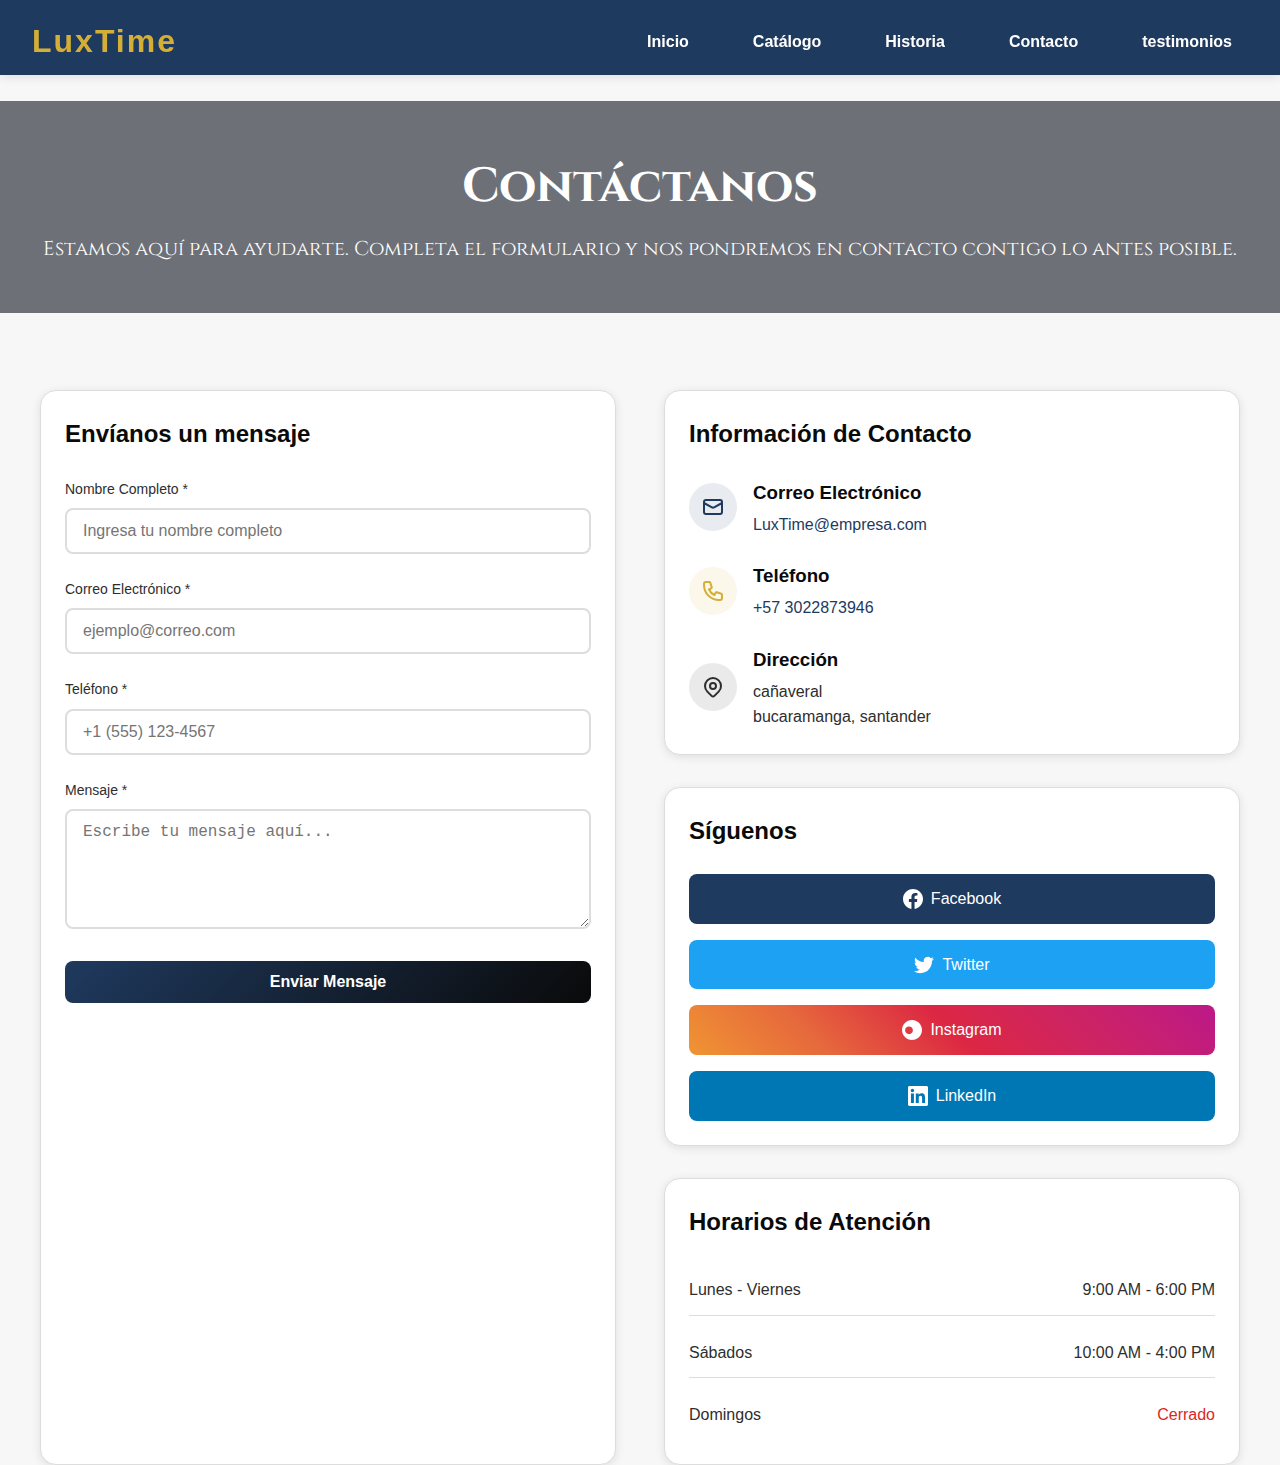
<file: html/contacto.html>
<!DOCTYPE html>
<html lang="en">
<head>
    <meta charset="UTF-8">
    <meta name="viewport" content="width=device-width, initial-scale=1.0">
    <link rel="stylesheet" href="../css/contacto.css"> 
    <link rel="preconnect" href="https://fonts.googleapis.com">
    <link rel="preconnect" href="https://fonts.gstatic.com" crossorigin>
    <link href="https://fonts.googleapis.com/css2?family=Cinzel:wght@400..900&family=Karla:ital,wght@0,200..800;1,200..800&family=Playfair+Display:ital,wght@0,400..900;1,400..900&display=swap" rel="stylesheet">
    <title>Contacto</title>
</head>
<body>
    <main class="main-container">
        <!-- NAV -->
        <header class="header">
            <nav class="nav">
                <div class="nav-brand">
                    <h1>LuxTime</h1>
                </div>
                <ul class="nav-menu">
                    <li><a href="../index.html">Inicio</a></li>
                    <li><a href="catalogo.html">Catálogo</a></li>
                    <li><a href="historia.html">Historia</a></li>
                    <li><a href="contacto.html">Contacto</a></li>
                    <li><a href="testimonios.html">testimonios</a></li>
                </ul>
            </nav>
        </header>
        <br>
        <div class="container">
            <!-- Encabezado -->
    <!-- Contáctanos de ancho completo -->
        <section class="contact-header">
        <h1>Contáctanos</h1>
        <p>Estamos aquí para ayudarte. Completa el formulario y nos pondremos en contacto contigo lo antes posible.</p>
        </section>
        <br><br><br>
            <div class="content-grid">
                <!-- Formulario de Contacto -->
                <div class="form-container">
                    <h2>Envíanos un mensaje</h2>
                    
                    <form class="contact-form" novalidate>
                        <!-- Nombre Completo -->
                        <div class="form-field">
                            <label for="nombre">Nombre Completo *</label>
                            <input 
                                type="text" 
                                id="nombre" 
                                name="nombre"
                                class="form-input"
                                placeholder="Ingresa tu nombre completo"
                                required
                                minlength="2"
                            >
                            <div class="error-message">Por favor, ingresa tu nombre completo (mínimo 2 caracteres)</div>
                            <div class="success-message">✓ Nombre válido</div>
                        </div>
                        <!-- Correo Electrónico -->
                        <div class="form-field">
                            <label for="email">Correo Electrónico *</label>
                            <input 
                                type="email" 
                                id="email" 
                                name="email"
                                class="form-input"
                                placeholder="ejemplo@correo.com"
                                required
                            >
                            <div class="error-message">Por favor, ingresa un correo electrónico válido</div>
                            <div class="success-message">✓ Correo válido</div>
                        </div>
                        <!-- Teléfono -->
                        <div class="form-field">
                            <label for="telefono">Teléfono *</label>
                            <input 
                                type="tel" 
                                id="telefono" 
                                name="telefono"
                                class="form-input"
                                placeholder="+1 (555) 123-4567"
                                required
                                pattern="[+]?[0-9\s\-()]{10,}"
                            >
                            <div class="error-message">Por favor, ingresa un número de teléfono válido (mínimo 10 dígitos)</div>
                            <div class="success-message">✓ Teléfono válido</div>
                        </div>
                        <!-- Mensaje -->
                        <div class="form-field">
                            <label for="mensaje">Mensaje *</label>
                            <textarea 
                                id="mensaje" 
                                name="mensaje"
                                rows="5"
                                class="form-input form-textarea"
                                placeholder="Escribe tu mensaje aquí..."
                                required
                                minlength="10"
                            ></textarea>
                            <div class="error-message">Por favor, escribe un mensaje (mínimo 10 caracteres)</div>
                            <div class="success-message">✓ Mensaje válido</div>
                        </div>
                        <!-- Botón de Envío -->
                        <button type="submit" class="submit-btn">
                            Enviar Mensaje
                        </button>
                    </form>
                </div>

                <!-- Información de Contacto -->
                <div class="info-section">
                    <!-- Datos de Contacto Directo -->
                    <div class="info-card">
                        <h2>Información de Contacto</h2>
                        <div class="contact-info">
                            <!-- Email -->
                            <div class="contact-item">
                                <div class="contact-icon email-icon">
                                    <svg width="24" height="24" fill="none" stroke="currentColor" viewBox="0 0 24 24">
                                        <path stroke-linecap="round" stroke-linejoin="round" stroke-width="2" d="M3 8l7.89 4.26a2 2 0 002.22 0L21 8M5 19h14a2 2 0 002-2V7a2 2 0 00-2-2H5a2 2 0 00-2 2v10a2 2 0 002 2z"></path>
                                    </svg>
                                </div>
                                <div class="contact-details">
                                    <h3>Correo Electrónico</h3>
                                    <a href="mailto:contacto@empresa.com">LuxTime@empresa.com</a>
                                </div>
                            </div>
                            <!-- Teléfono -->
                            <div class="contact-item">
                                <div class="contact-icon phone-icon">
                                    <svg width="24" height="24" fill="none" stroke="currentColor" viewBox="0 0 24 24">
                                        <path stroke-linecap="round" stroke-linejoin="round" stroke-width="2" d="M3 5a2 2 0 012-2h3.28a1 1 0 01.948.684l1.498 4.493a1 1 0 01-.502 1.21l-2.257 1.13a11.042 11.042 0 005.516 5.516l1.13-2.257a1 1 0 011.21-.502l4.493 1.498a1 1 0 01.684.949V19a2 2 0 01-2 2h-1C9.716 21 3 14.284 3 6V5z"></path>
                                    </svg>
                                </div>
                                <div class="contact-details">
                                    <h3>Teléfono</h3>
                                    <a href="tel:+1234567890">+57 3022873946</a>
                                </div>
                            </div>
                            <!-- Dirección -->
                            <div class="contact-item">
                                <div class="contact-icon location-icon">
                                    <svg width="24" height="24" fill="none" stroke="currentColor" viewBox="0 0 24 24">
                                        <path stroke-linecap="round" stroke-linejoin="round" stroke-width="2" d="M17.657 16.657L13.414 20.9a1.998 1.998 0 01-2.827 0l-4.244-4.243a8 8 0 1111.314 0z"></path>
                                        <path stroke-linecap="round" stroke-linejoin="round" stroke-width="2" d="M15 11a3 3 0 11-6 0 3 3 0 016 0z"></path>
                                    </svg>
                                </div>
                                <div class="contact-details">
                                    <h3>Dirección</h3>
                                    <p>cañaveral<br>bucaramanga, santander </p>
                                </div>
                            </div>
                        </div>
                    </div>

                    <!-- Redes Sociales -->
                    <div class="info-card">
                        <h2>Síguenos</h2>
                        <div class="social-grid">
                            <a href="https://facebook.com" target="_blank" class="social-link facebook">
                                <svg width="20" height="20" fill="currentColor" viewBox="0 0 24 24">
                                    <path d="M24 12.073c0-6.627-5.373-12-12-12s-12 5.373-12 12c0 5.99 4.388 10.954 10.125 11.854v-8.385H7.078v-3.47h3.047V9.43c0-3.007 1.792-4.669 4.533-4.669 1.312 0 2.686.235 2.686.235v2.953H15.83c-1.491 0-1.956.925-1.956 1.874v2.25h3.328l-.532 3.47h-2.796v8.385C19.612 23.027 24 18.062 24 12.073z"/>
                                </svg>
                                <span>Facebook</span>
                            </a>
                            <a href="https://twitter.com" target="_blank" class="social-link twitter">
                                <svg width="20" height="20" fill="currentColor" viewBox="0 0 24 24">
                                    <path d="M23.953 4.57a10 10 0 01-2.825.775 4.958 4.958 0 002.163-2.723c-.951.555-2.005.959-3.127 1.184a4.92 4.92 0 00-8.384 4.482C7.69 8.095 4.067 6.13 1.64 3.162a4.822 4.822 0 00-.666 2.475c0 1.71.87 3.213 2.188 4.096a4.904 4.904 0 01-2.228-.616v.06a4.923 4.923 0 003.946 4.827 4.996 4.996 0 01-2.212.085 4.936 4.936 0 004.604 3.417 9.867 9.867 0 01-6.102 2.105c-.39 0-.779-.023-1.17-.067a13.995 13.995 0 007.557 2.209c9.053 0 13.998-7.496 13.998-13.985 0-.21 0-.42-.015-.63A9.935 9.935 0 0024 4.59z"/>
                                </svg>
                                <span>Twitter</span>
                            </a>
                            <a href="https://instagram.com" target="_blank" class="social-link instagram">
                                <svg width="20" height="20" fill="currentColor" viewBox="0 0 24 24">
                                    <path d="M12.017 0C5.396 0 .029 5.367.029 11.987c0 6.62 5.367 11.987 11.988 11.987c6.62 0 11.987-5.367 11.987-11.987C24.014 5.367 18.637.001 12.017.001zM8.449 16.988c-1.297 0-2.448-.49-3.323-1.297C4.198 14.895 3.708 13.744 3.708 12.447c0-1.297.49-2.448 1.297-3.323C5.902 8.198 7.053 7.708 8.35 7.708c1.297 0 2.448.49 3.323 1.297c.897.897 1.387 2.048 1.387 3.345c0 1.297-.49 2.448-1.297 3.323c-.897.897-2.048 1.387-3.345 1.387z"/>
                                </svg>
                                <span>Instagram</span>
                            </a>
                            <a href="https://linkedin.com" target="_blank" class="social-link linkedin">
                                <svg width="20" height="20" fill="currentColor" viewBox="0 0 24 24">
                                    <path d="M20.447 20.452h-3.554v-5.569c0-1.328-.027-3.037-1.852-3.037-1.853 0-2.136 1.445-2.136 2.939v5.667H9.351V9h3.414v1.561h.046c.477-.9 1.637-1.85 3.37-1.85 3.601 0 4.267 2.37 4.267 5.455v6.286zM5.337 7.433c-1.144 0-2.063-.926-2.063-2.065 0-1.138.92-2.063 2.063-2.063 1.14 0 2.064.925 2.064 2.063 0 1.139-.925 2.065-2.064 2.065zm1.782 13.019H3.555V9h3.564v11.452zM22.225 0H1.771C.792 0 0 .774 0 1.729v20.542C0 23.227.792 24 1.771 24h20.451C23.2 24 24 23.227 24 22.271V1.729C24 .774 23.2 0 22.222 0h.003z"/>
                                </svg>
                                <span>LinkedIn</span>
                            </a>
                        </div>
                    </div>

                    <!-- Horarios de Atención -->
                    <div class="info-card">
                        <h2>Horarios de Atención</h2>
                        <div class="schedule">
                            <div class="schedule-item">
                                <span class="day">Lunes - Viernes</span>
                                <span class="time">9:00 AM - 6:00 PM</span>
                            </div>
                            <div class="schedule-item">
                                <span class="day">Sábados</span>
                                <span class="time">10:00 AM - 4:00 PM</span>
                            </div>
                            <div class="schedule-item">
                                <span class="day">Domingos</span>
                                <span class="time closed">Cerrado</span>
                            </div>
                        </div>
                    </div>
                </div> <!-- cierre info-section -->
            </div> <!-- cierre content-grid -->
        </div> <!-- cierre container -->
    </main>
</body>
</html>
</file>
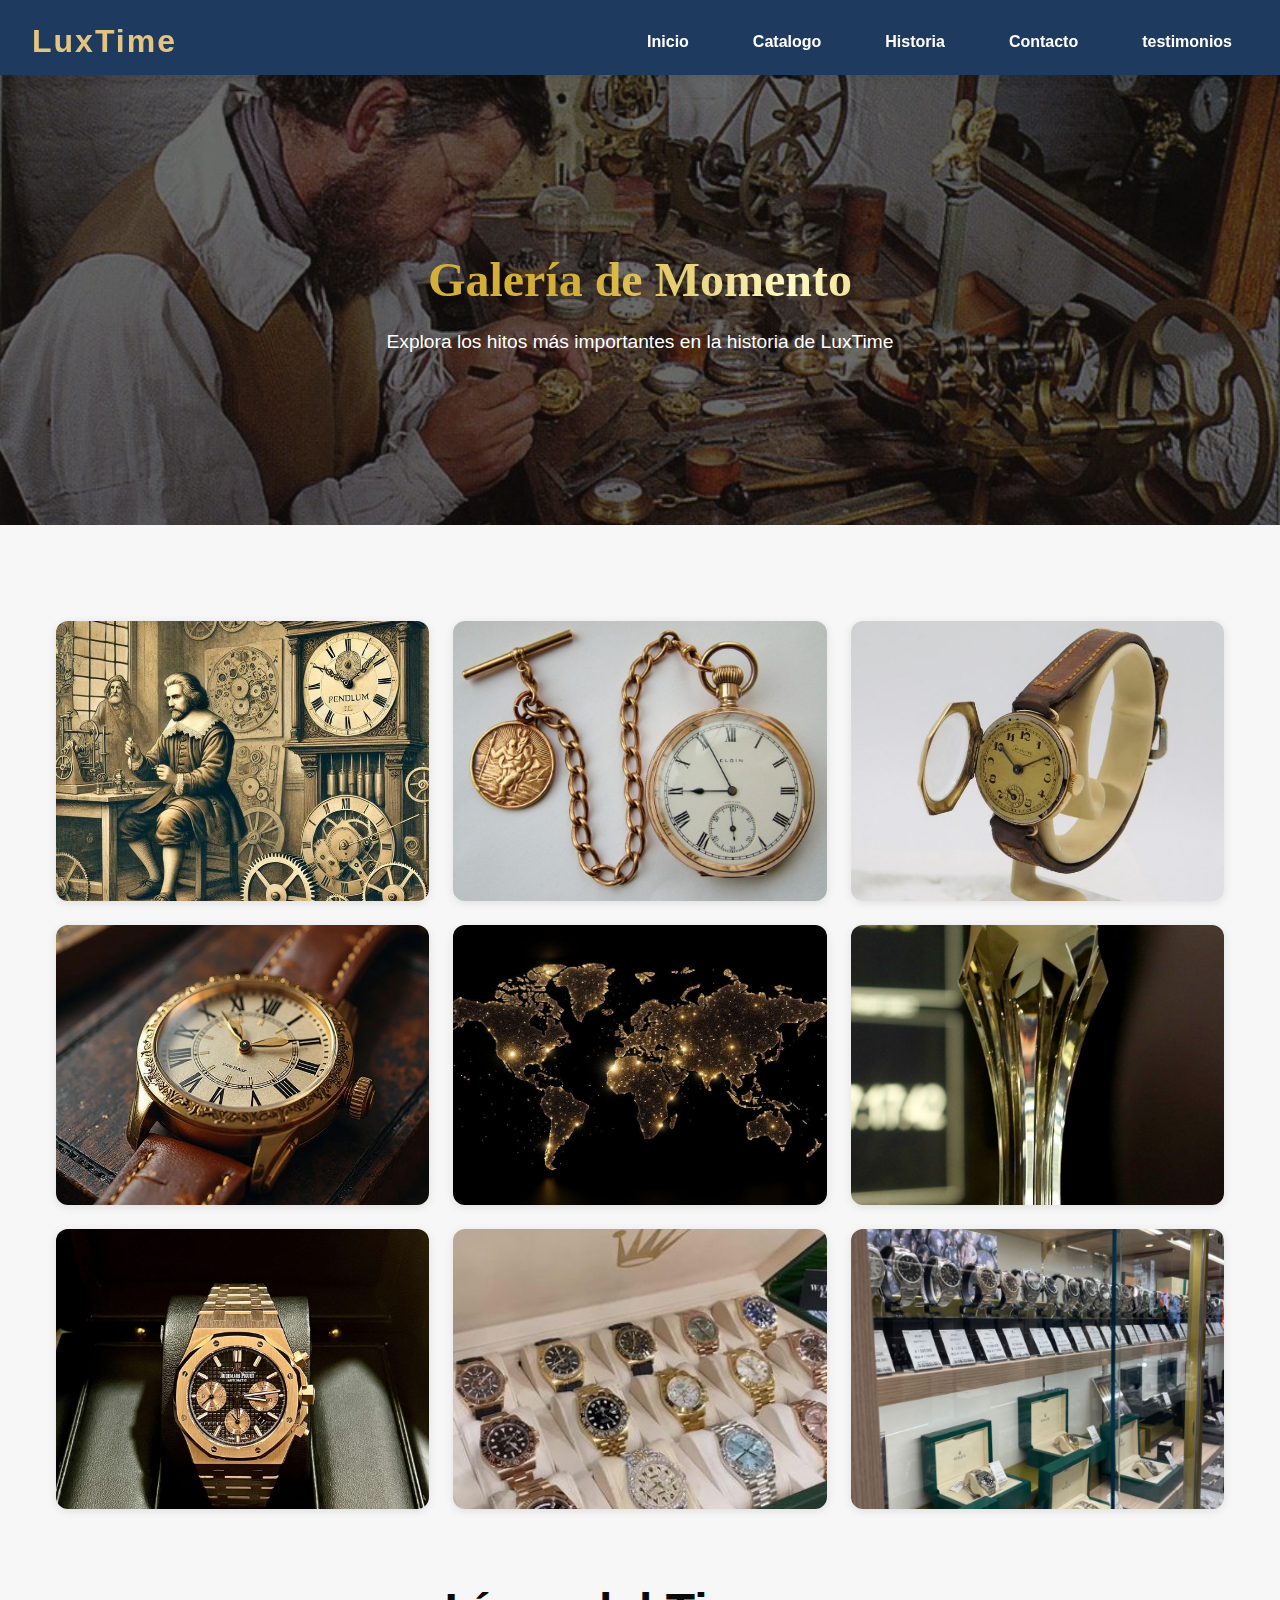
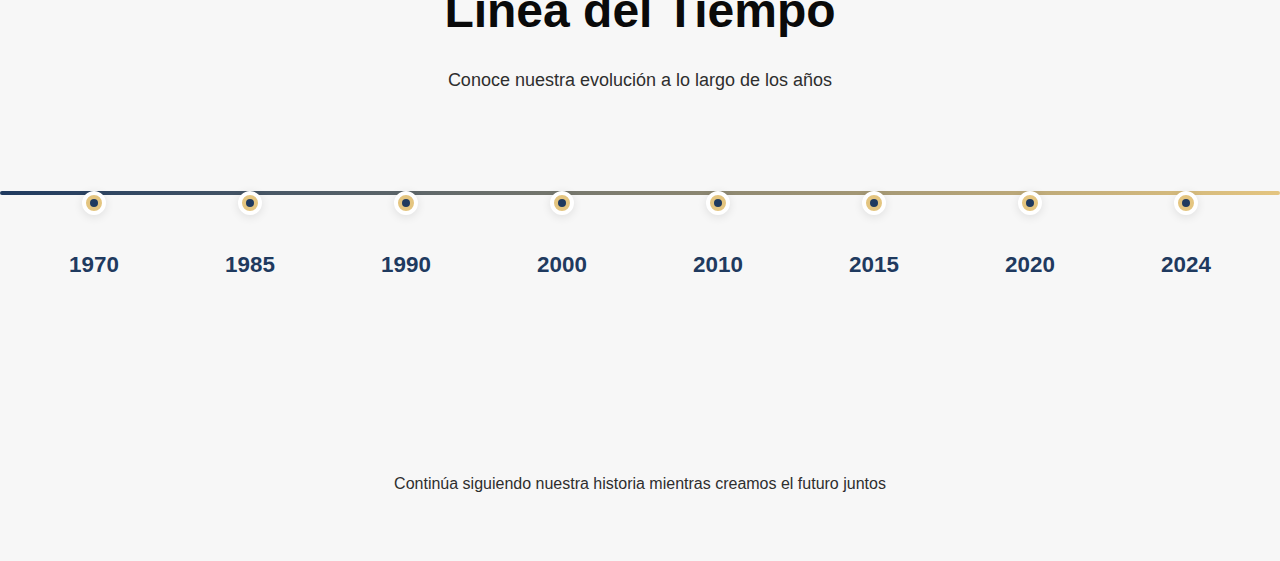
<file: html/historia.html>
<!DOCTYPE html>
<html lang="es">
<head>
  <meta charset="UTF-8">
  <meta name="viewport" content="width=device-width, initial-scale=1.0">
  <title>Línea de Tiempo Interactiva</title>
  <link rel="stylesheet" href="../css/historia.css">
</head>
<body>
  <main class="main-container">
    <header class="header">
      <nav class="nav">
        <div class="nav-brand">
          <h1>LuxTime</h1>
        </div>
        <ul class="nav-menu">
          <li><a href="../index.html">Inicio</a></li>
          <li><a href="catalogo.html">Catalogo</a></li>
          <li><a href="historia.html">Historia</a></li>
          <li><a href="contacto.html">Contacto</a></li>
          <li><a href="testimonios.html">testimonios</a></li>
        </ul>
      </nav>
    </header>
  <!-- Hero -->
  <section class="catalog-hero">
    <div class="overlay"></div>
    <div class="hero-content">
      <h1>Galería de Momento</h1>
      <p>Explora los hitos más importantes en la historia de LuxTime</p>
    </div>
  </section>
    <!-- Galería -->
  <section class="gallery-grid-section">

  <div class="gallery-grid">
    <div class="grid-item">
      <img src="../img/img_historia/fundacion.jpg" alt="Fundación 1970">
      <div class="grid-overlay">
        <h3>1970</h3>
        <p>Fundación en Ginebra</p>
      </div>
    </div>
    <div class="grid-item">
      <img src="../img/img_historia/primermodelo.jpg" alt="Primer modelo 1975">
      <div class="grid-overlay">
        <h3>1975</h3>
        <p>Primer modelo icónico</p>
      </div>
    </div>
    <div class="grid-item">
      <img src="../img/img_historia/certificacion.jpg" alt="Certificación 1985">
      <div class="grid-overlay">
        <h3>1985</h3>
        <p>Primer reloj con certificación cronómetro</p>
      </div>
    </div>
    <div class="grid-item">
      <img src="../img/img_historia/movimiento.jpg" alt="Movimiento propio 1990">
      <div class="grid-overlay">
        <h3>1990</h3>
        <p>Primer movimiento automático propio</p>
      </div>
    </div>
    <div class="grid-item">
      <img src="../img/img_historia/expansion.jpg" alt="Expansión 2000">
      <div class="grid-overlay">
        <h3>2000</h3>
        <p>Expansión internacional</p>
      </div>
    </div>
    <div class="grid-item">
      <img src="../img/img_historia/mejor relojeria.jpg" alt="Premio 2010">
      <div class="grid-overlay">
        <h3>2010</h3>
        <p>Premio a la excelencia relojera suiza</p>
      </div>
    </div>
    <div class="grid-item">
      <img src="../img/img_historia/exclusividad.jpg" alt="exclusividad 2015">
      <div class="grid-overlay">
        <h3>2015</h3>
        <p>Compromiso con la exclusividad</p>
      </div>
    </div>
    <div class="grid-item">
      <img src="../img/img_historia/50 años.jpg" alt="50 años 2020">
      <div class="grid-overlay">
        <h3>2020</h3>
        <p>50° aniversario con colección especial</p>
      </div>
    </div>
    <div class="grid-item">
      <img src="../img/img_historia/millon.jpg" alt="Millón de relojes 2024">
      <div class="grid-overlay">
        <h3>2024</h3>
        <p>Más de 1 millón de relojes vendidos</p>
      </div>
    </div>
  </div>
</section>


    <!-- Línea del Tiempo -->
    <div class="gallery-grid-header">
        <h2>Línea del Tiempo</h2>
        <p>Conoce nuestra evolución a lo largo de los años</p>
      </div>
    <section class="timeline-container">
      <div class="timeline-line"></div>
      <div class="timeline-events">
        
        <!-- Evento 1 -->
        <div class="timeline-event">
          <div class="timeline-circle"><div class="circle-inner"></div></div>
          <div class="event-card">
            <h3>Fundación de LuxTime en Ginebra</h3>
            <p>Nacimiento de la marca en un taller artesanal suizo.</p>
          </div>
          <div class="event-date">1970</div>
        </div>

        <!-- Evento 2 -->
        <div class="timeline-event">
          <div class="timeline-circle"><div class="circle-inner"></div></div>
          <div class="event-card">
            <h3>Primer reloj con certificación cronómetro</h3>
            <p>La marca obtiene su primera certificación oficial de precisión.</p>
          </div>
          <div class="event-date">1985</div>
        </div>

        <!-- Evento 3 -->
        <div class="timeline-event">
          <div class="timeline-circle"><div class="circle-inner"></div></div>
          <div class="event-card">
            <h3>Ampliación de talleres</h3>
            <p>Se inaugura un nuevo espacio de producción en Suiza.</p>
          </div>
          <div class="event-date">1990</div>
        </div>

        <!-- Evento 4 -->
        <div class="timeline-event">
          <div class="timeline-circle"><div class="circle-inner"></div></div>
          <div class="event-card">
            <h3>Expansión internacional</h3>
            <p>LuxTime abre oficinas en Europa y América.</p>
          </div>
          <div class="event-date">2000</div>
        </div>

        <!-- Evento 5 -->
        <div class="timeline-event">
          <div class="timeline-circle"><div class="circle-inner"></div></div>
          <div class="event-card">
            <h3>Primer reloj inteligente</h3>
            <p>Lanzamiento de un modelo híbrido que combina tradición y tecnología.</p>
          </div>
          <div class="event-date">2010</div>
        </div>

        <!-- Evento 6 -->
        <div class="timeline-event">
          <div class="timeline-circle"><div class="circle-inner"></div></div>
          <div class="event-card">
            <h3>Colaboraciones de lujo</h3>
            <p>LuxTime se asocia con diseñadores de renombre mundial.</p>
          </div>
          <div class="event-date">2015</div>
        </div>

        <!-- Evento 7 -->
        <div class="timeline-event">
          <div class="timeline-circle"><div class="circle-inner"></div></div>
          <div class="event-card">
            <h3>Nueva sede central</h3>
            <p>Se inauguran modernas instalaciones en Ginebra.</p>
          </div>
          <div class="event-date">2020</div>
        </div>

        <!-- Evento 8 -->
        <div class="timeline-event">
          <div class="timeline-circle"><div class="circle-inner"></div></div>
          <div class="event-card">
            <h3>Más de 1 millón de relojes vendidos</h3>
            <p>Un hito histórico que consolida a LuxTime en el mundo.</p>
          </div>
          <div class="event-date">2024</div>
        </div>

      </div>
    </section>

    <!-- Footer separado -->
    <br><br><br>
    <div class="footer">
      <p>Continúa siguiendo nuestra historia mientras creamos el futuro juntos</p>
    </div>
  </main>
</file>
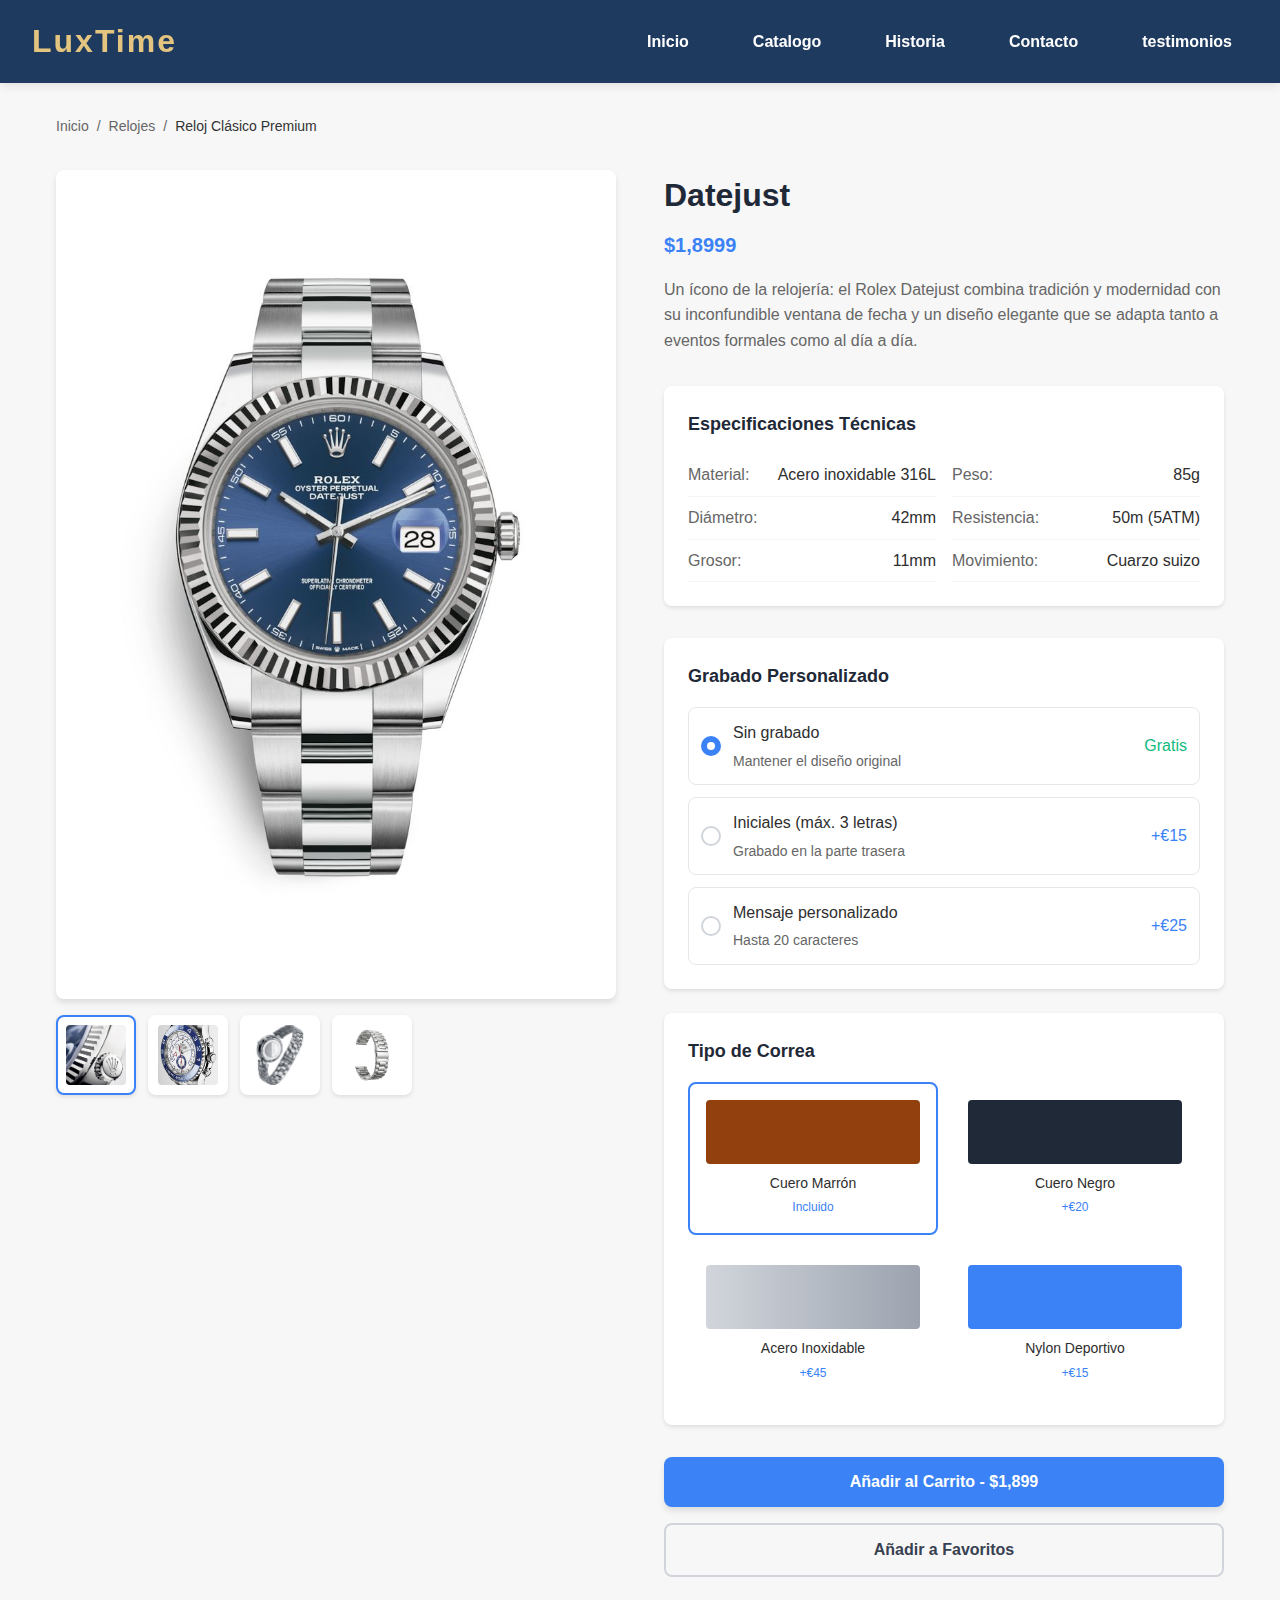
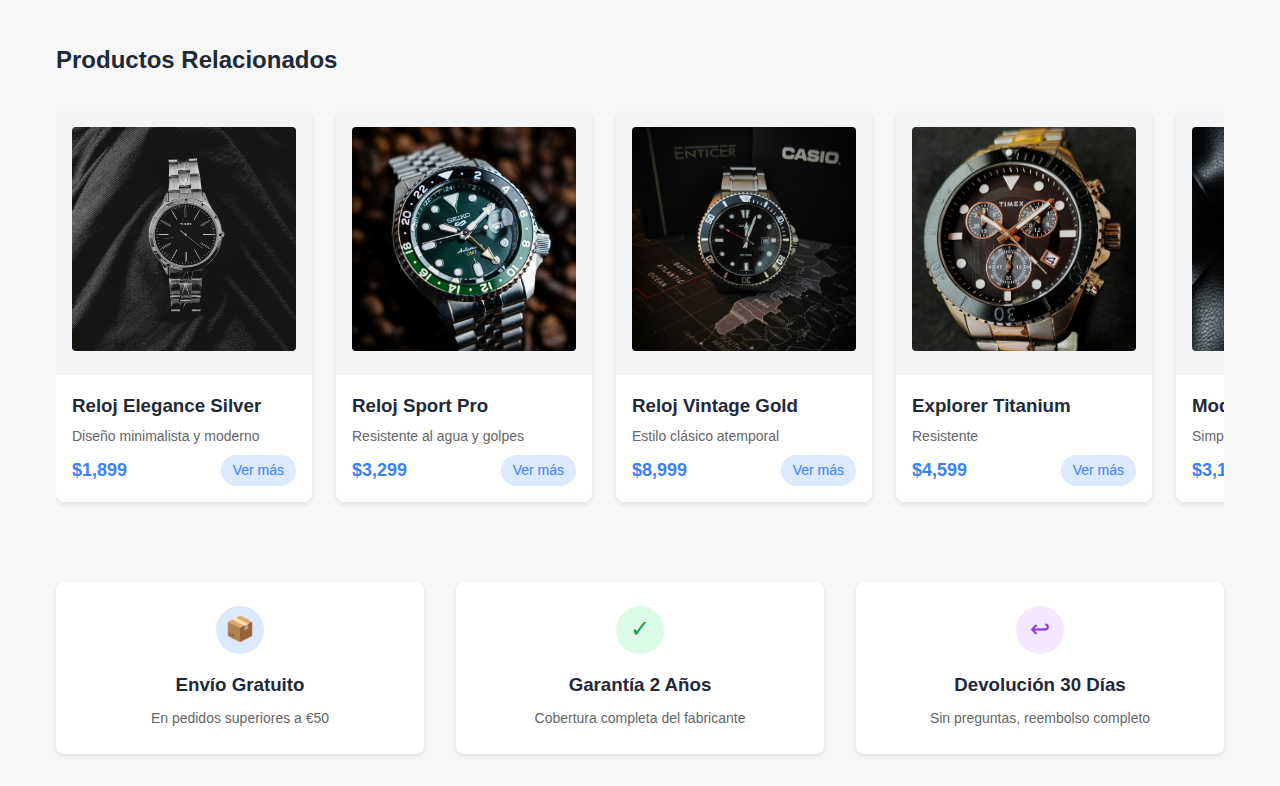
<file: html/reloj2.html>
<!DOCTYPE html>
<html lang="en">
<head>
    <meta charset="UTF-8">
    <meta name="viewport" content="width=device-width, initial-scale=1.0">
    <link rel="stylesheet" href="../css/descripciones.css">
    <title>descripciones</title>
</head>
<body>
<!-- Header -->
    <header class="header">
        <nav class="nav">
            <div class="nav-brand">
                <h1>LuxTime</h1>
            </div>
            <ul class="nav-menu">
                <li> <a href="../index.html">Inicio</a></li>
                <li><a href="../html/catalogo.html">Catalogo</a></li>
                <li><a href="../html/historia.html">Historia</a></li>
                <li><a href="../html/contacto.html">Contacto</a></li>
                <li><a href="../html/testimonios.html">testimonios</a></li>
            </ul>
        </nav>
    </header> 
    <div class="container">
        <!-- Breadcrumb -->
        <nav class="breadcrumb">
            <ol>
                <li><a href="#">Inicio</a></li>
                <li>/</li>
                <li><a href="#">Relojes</a></li>
                <li>/</li>
                <li class="current">Reloj Clásico Premium</li>
            </ol>
        </nav>

        <div class="product-layout">
            <!-- Imagen Principal con Zoom -->
            <div class="image-section">
                <div class="main-image-container">
                    <img src="../img/image_nuevo/Datejust.jpg" 
                        alt="Reloj Clásico Premium" 
                        class="main-image">
                </div>
                
                <!-- Miniaturas -->
                <div class="thumbnails">
                    <div class="thumbnail active">
                        <img src="../img/image_nuevo/perspectiva1.jpg" alt="Vista frontal">
                    </div>
                    <div class="thumbnail">
                        <img src="../img/image_nuevo/perspectiva2.jpg" alt="Vista lateral">
                    </div>
                    <div class="thumbnail">
                        <img src="../img/image_nuevo/trasra.jpg" alt="Vista trasera">
                    </div>
                    <div class="thumbnail">
                        <img src="../img/image_nuevo/correa.jpg" alt="Detalle correa">
                    </div>
                </div>
            </div>

            <!-- Información del Producto -->
            <div class="product-info">
                <div class="product-header">
                    <h1>Datejust</h1>
                    <div class="price">$1,8999</div>
                    <p class="description">
                    Un ícono de la relojería: el Rolex Datejust combina tradición y modernidad con su inconfundible ventana de fecha y un diseño elegante que se adapta tanto a eventos formales como al día a día.
                    </p>
                </div>

                <!-- Descripción Técnica -->
                <div class="specs-card">
                    <h3>Especificaciones Técnicas</h3>
                    <div class="specs-grid">
                        <div>
                            <div class="spec-item">
                                <span class="spec-label">Material:</span>
                                <span class="spec-value">Acero inoxidable 316L</span>
                            </div>
                            <div class="spec-item">
                                <span class="spec-label">Diámetro:</span>
                                <span class="spec-value">42mm</span>
                            </div>
                            <div class="spec-item">
                                <span class="spec-label">Grosor:</span>
                                <span class="spec-value">11mm</span>
                            </div>
                        </div>
                        <div>
                            <div class="spec-item">
                                <span class="spec-label">Peso:</span>
                                <span class="spec-value">85g</span>
                            </div>
                            <div class="spec-item">
                                <span class="spec-label">Resistencia:</span>
                                <span class="spec-value">50m (5ATM)</span>
                            </div>
                            <div class="spec-item">
                                <span class="spec-label">Movimiento:</span>
                                <span class="spec-value">Cuarzo suizo</span>
                            </div>
                        </div>
                    </div>
                </div>

                <!-- Opciones de Personalización -->
                <div class="customization-section">
                    <!-- Selección de Grabado -->
                    <div class="option-card">
                        <h3>Grabado Personalizado</h3>
                        <div class="engraving-options">
                            <label class="option-item">
                                <input type="radio" name="engraving" value="none" class="custom-radio" checked>
                                <div class="option-content">
                                    <div class="option-title">Sin grabado</div>
                                    <div class="option-description">Mantener el diseño original</div>
                                </div>
                                <div class="option-price free">Gratis</div>
                            </label>
                            
                            <label class="option-item">
                                <input type="radio" name="engraving" value="initials" class="custom-radio">
                                <div class="option-content">
                                    <div class="option-title">Iniciales (máx. 3 letras)</div>
                                    <div class="option-description">Grabado en la parte trasera</div>
                                </div>
                                <div class="option-price">+€15</div>
                            </label>
                            
                            <label class="option-item">
                                <input type="radio" name="engraving" value="message" class="custom-radio">
                                <div class="option-content">
                                    <div class="option-title">Mensaje personalizado</div>
                                    <div class="option-description">Hasta 20 caracteres</div>
                                </div>
                                <div class="option-price">+€25</div>
                            </label>
                        </div>
                    </div>

                    <!-- Cambio de Correa -->
                    <div class="option-card">
                        <h3>Tipo de Correa</h3>
                        <div class="strap-options">
                            <label class="strap-option">
                                <input type="radio" name="strap" value="leather-brown" class="strap-radio" checked>
                                <div class="strap-card">
                                    <div class="strap-preview strap-brown"></div>
                                    <div class="strap-name">Cuero Marrón</div>
                                    <div class="strap-price">Incluido</div>
                                </div>
                            </label>
                            
                            <label class="strap-option">
                                <input type="radio" name="strap" value="leather-black" class="strap-radio">
                                <div class="strap-card">
                                    <div class="strap-preview strap-black"></div>
                                    <div class="strap-name">Cuero Negro</div>
                                    <div class="strap-price">+€20</div>
                                </div>
                            </label>
                            
                            <label class="strap-option">
                                <input type="radio" name="strap" value="metal" class="strap-radio">
                                <div class="strap-card">
                                    <div class="strap-preview strap-metal"></div>
                                    <div class="strap-name">Acero Inoxidable</div>
                                    <div class="strap-price">+€45</div>
                                </div>
                            </label>
                            
                            <label class="strap-option">
                                <input type="radio" name="strap" value="nylon" class="strap-radio">
                                <div class="strap-card">
                                    <div class="strap-preview strap-nylon"></div>
                                    <div class="strap-name">Nylon Deportivo</div>
                                    <div class="strap-price">+€15</div>
                                </div>
                            </label>
                        </div>
                    </div>
                </div>

                <!-- Botones de Acción -->
                <div class="action-buttons">
                    <button class="btn btn-primary">Añadir al Carrito - $1,899</button>
                    <button class="btn btn-secondary">Añadir a Favoritos</button>
                </div>
            </div>
        </div>

        <!-- Productos Relacionados -->
        <section class="related-section">
            <h2>Productos Relacionados</h2>
            <div class="carousel">
                <!-- Producto 1 -->
                <div class="product-card">
                    <div class="product-image">
                        <img src="../img/img_catalogo/reloj2(negro).jpg" alt="Ocean Blue">
                    </div>
                    <div class="product-details">
                        <h3 class="product-name">Reloj Elegance Silver</h3>
                        <p class="product-description">Diseño minimalista y moderno</p>
                        <div class="product-footer">
                            <span class="product-price">$1,899</span>
                            <a href="#" class="view-more">Ver más</a>
                        </div>
                    </div>
                </div>

                <!-- Producto 2 -->
                <div class="product-card">
                    <div class="product-image">
                        <img src="../img/img_catalogo/reloj7.jpg" alt="Reloj elegante">
                    </div>
                    <div class="product-details">
                        <h3 class="product-name">Reloj Sport Pro</h3>
                        <p class="product-description">Resistente al agua y golpes</p>
                        <div class="product-footer">
                            <span class="product-price">$3,299</span>
                            <a href="#" class="view-more">Ver más</a>
                        </div>
                    </div>
                </div>

                <!-- Producto 3 -->
                <div class="product-card">
                    <div class="product-image">
                        <img src="../img/img_catalogo/reloj8.jpg" alt="Reloj clasico">
                    </div>
                    <div class="product-details">
                        <h3 class="product-name">Reloj Vintage Gold</h3>
                        <p class="product-description">Estilo clásico atemporal</p>
                        <div class="product-footer">
                            <span class="product-price">$8,999</span>
                            <a href="#" class="view-more">Ver más</a>
                        </div>
                    </div>
                </div>

                <!-- Producto 4 -->
                <div class="product-card">
                    <div class="product-image">
                        <img src="../img/img_catalogo/reloj9.jpg" alt="Explorer Titanium">
                    </div>
                    <div class="product-details">
                        <h3 class="product-name">Explorer Titanium</h3>
                        <p class="product-description">Resistente</p>
                        <div class="product-footer">
                            <span class="product-price">$4,599</span>
                            <a href="#" class="view-more">Ver más</a>
                        </div>
                    </div>
                </div>

                <!-- Producto 5 -->
                <div class="product-card">
                    <div class="product-image">
                        <img src="../img/img_catalogo/reloj10.jpg" alt="Modern Ceramic">
                    </div>
                    <div class="product-details">
                        <h3 class="product-name">Modern Ceramic</h3>
                        <p class="product-description">Simplicidad y elegancia</p>
                        <div class="product-footer">
                            <span class="product-price">$3,199</span>
                            <a href="#" class="view-more">Ver más</a>
                        </div>
                    </div>
                </div>
            </div>
        </section>

        <!-- Información Adicional -->
        <div class="info-grid">
            <div class="info-card">
                <div class="info-icon icon-shipping">📦</div>
                <h3 class="info-title">Envío Gratuito</h3>
                <p class="info-description">En pedidos superiores a €50</p>
            </div>

            <div class="info-card">
                <div class="info-icon icon-warranty">✓</div>
                <h3 class="info-title">Garantía 2 Años</h3>
                <p class="info-description">Cobertura completa del fabricante</p>
            </div>

            <div class="info-card">
                <div class="info-icon icon-return">↩</div>
                <h3 class="info-title">Devolución 30 Días</h3>
                <p class="info-description">Sin preguntas, reembolso completo</p>
            </div>
        </div>
    </div>
</body>
</html>
</file>
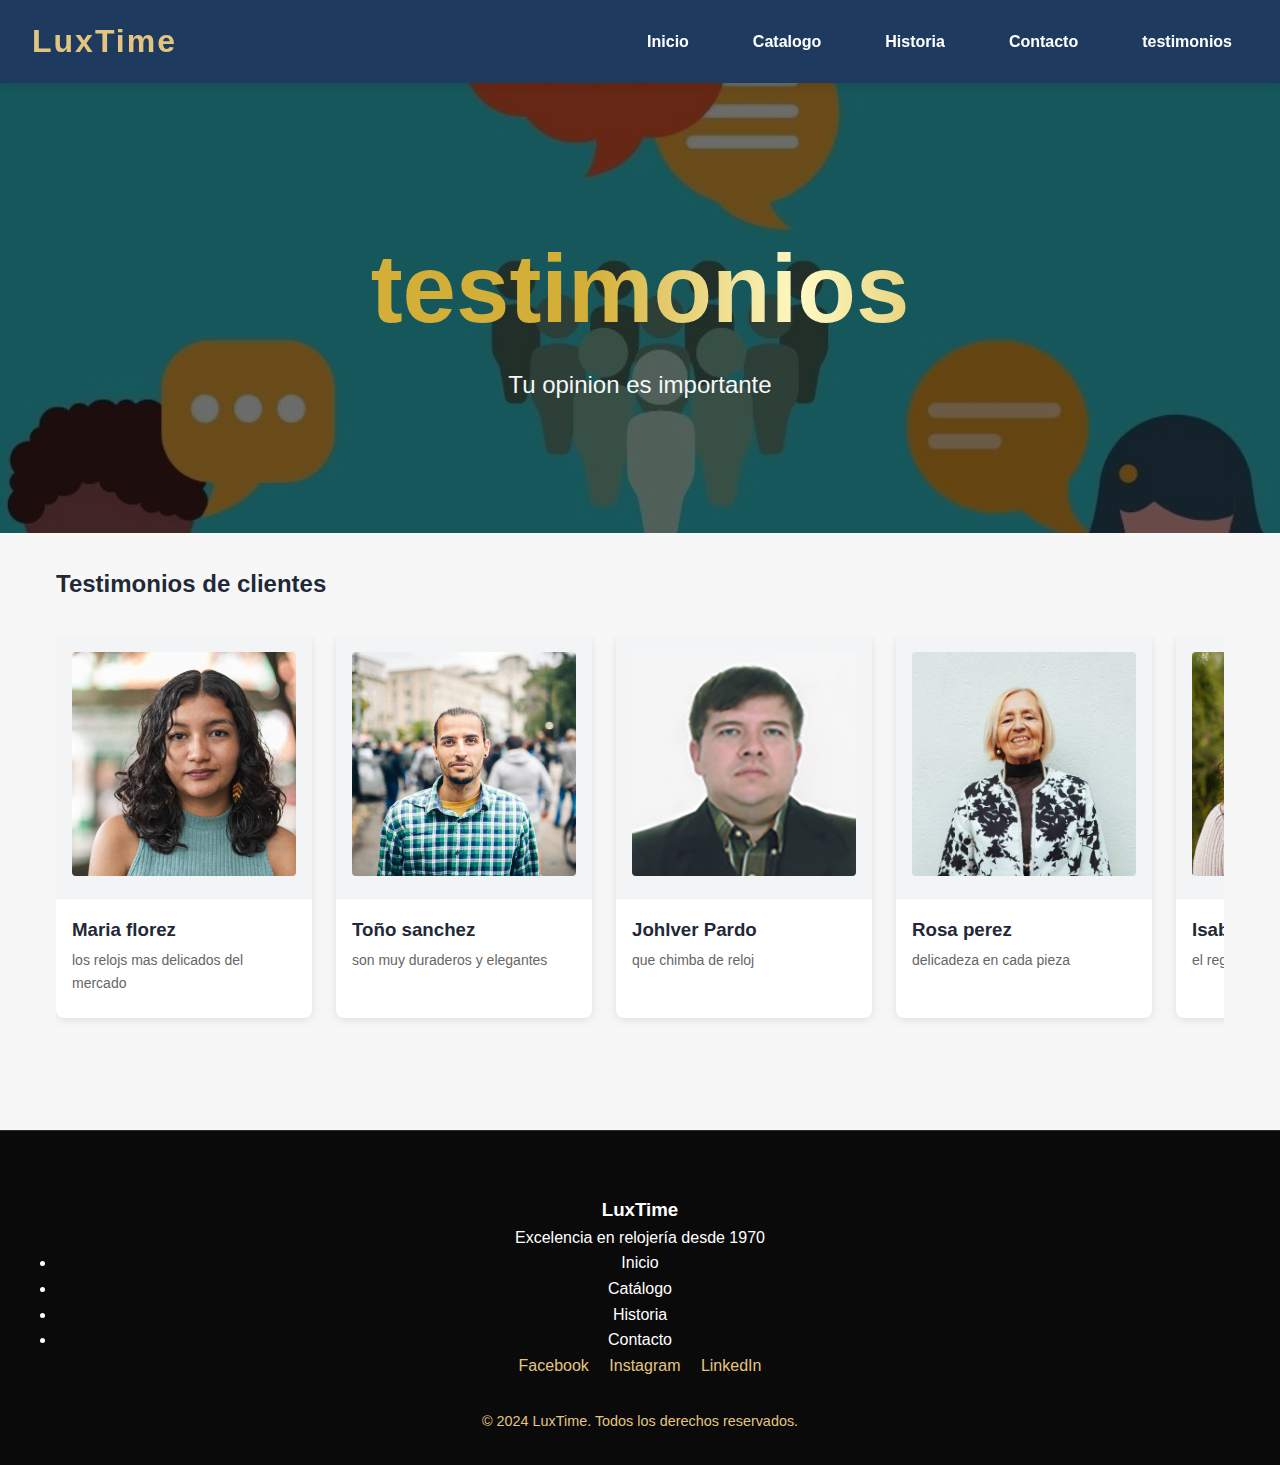
<file: html/testimonios.html>
<!DOCTYPE html>
<html lang="en">
<head>
    <meta charset="UTF-8">
    <meta name="viewport" content="width=device-width, initial-scale=1.0">
    <link rel="stylesheet" href="../css/testimonios.css">
    <title>testimonios</title>
</head>
<body>
    <header class="header">
        <nav class="nav">
            <div class="nav-brand">
                <h1>LuxTime</h1>
            </div>
            <ul class="nav-menu">
                <li> <a href="../index.html">Inicio</a></li>
                <li><a href="../html/catalogo.html">Catalogo</a></li>
                <li><a href="../html/historia.html">Historia</a></li>
                <li><a href="../html/contacto.html">Contacto</a></li>
                <li><a href="../html/testimonios.html">testimonios</a></li>
            </ul>
        </nav> 
    </header> 
     <!-- Hero -->
  <section class="catalog-hero">
    <div class="overlay"></div>
    <div class="hero-content">
      <h1>testimonios</h1>
      <p>Tu opinion es importante</p>
    </div>
  </section>
    <div class="container">
         <section class="related-section">
             <h2>Testimonios de clientes</h2>
             <div class="carousel">
                 <!-- testimonio 1 -->
                 <div class="product-card">
                     <div class="product-image">
                         <img src="../img/testimonios/persona1.jpg" alt="persona 1">
                     </div>
                     <div class="product-details">
                         <h3 class="product-name">Maria florez</h3>
                         <p class="product-description">los relojs mas delicados del mercado</p>
                         <div class="product-footer">
                       
                         </div>
                     </div>
                 </div>
             
                 <!-- testimonio 2 -->
                 <div class="product-card">
                     <div class="product-image">
                         <img src="../img/testimonios/persona2.jpg" alt="persona 2">
                     </div>
                     <div class="product-details">
                         <h3 class="product-name">Toño sanchez</h3>
                         <p class="product-description">son muy duraderos y elegantes</p>
                         <div class="product-footer">
                        
                         </div>
                     </div>
                 </div>
             
                 <!-- testimonio 3 -->
                 <div class="product-card">
                     <div class="product-image">
                         <img src="../img/testimonios/profe.png" alt="profe">
                     </div>
                     <div class="product-details">
                         <h3 class="product-name">Johlver Pardo</h3>
                         <p class="product-description">que chimba de reloj</p>
                         <div class="product-footer">
            
                         </div>
                     </div>
                 </div>
             
                 <!-- testimonio 4 -->
                 <div class="product-card">
                     <div class="product-image">
                         <img src="../img/testimonios/persona4.jpg" alt="persona 4">
                     </div>
                     <div class="product-details">
                         <h3 class="product-name">Rosa perez</h3>
                         <p class="product-description">delicadeza en cada pieza</p>
                         <div class="product-footer">
                
                         </div>
                     </div>
                 </div>
             
                 <!-- testimonio 5 -->
                 <div class="product-card">
                     <div class="product-image">
                         <img src="../img/testimonios/persona5.jpg" alt="persona 5">
                     </div>
                     <div class="product-details">
                         <h3 class="product-name">Isabella vega</h3>
                         <p class="product-description">el regalo de cumpleaños perfecto</p>
                         <div class="product-footer">
                    
                         </div>
                     </div>
                 </div>
                 <!-- testimonio 6 -->
                 <div class="product-card">
                     <div class="product-image">
                         <img src="../img/testimonios/persona6.jpg" alt="persona 6">
                     </div>
                     <div class="product-details">
                         <h3 class="product-name">Wendy sanchez</h3>
                         <p class="product-description">me convina con todos mis outfit</p>
                         <div class="product-footer">
                       
                         </div>
                     </div>
                 </div>
                 <!-- testimonio 7 -->
                 <div class="product-card">
                     <div class="product-image">
                         <img src="../img/testimonios/persona7.jpg" alt="persona 7">
                     </div>
                     <div class="product-details">
                         <h3 class="product-name">Mariela guerrero</h3>
                         <p class="product-description">hay de todo para todos los gustos</p>
                         <div class="product-footer">
                     
                         </div>
                     </div>
                 </div>
             </div>
         </section> 
    </div>
<!-- Footer -->
<footer class="footer">
    <div class="container footer-content">
        <div class="footer-brand">
            <h3>LuxTime</h3>
            <p>Excelencia en relojería desde 1970</p>
        </div>
        <ul class="footer-links">
            <li><a href="index.html">Inicio</a></li>
            <li><a href="./html/catalogo.html">Catálogo</a></li>
            <li><a href="./html/historia.html">Historia</a></li>
            <li><a href="./html/contacto.html">Contacto</a></li>
        </ul>
        <div class="footer-social">
            <a href="#">Facebook</a>
            <a href="#">Instagram</a>
            <a href="#">LinkedIn</a>
        </div>
    </div>
    <p class="footer-copy">&copy; 2024 LuxTime. Todos los derechos reservados.</p>
</footer>
</body>
</html>
</file>
<file: css/contacto.css>
/* ===== Reset ===== */
* {
  margin: 0;
  padding: 0;
  box-sizing: border-box;
}

:root {
  --primary-color: #0a0a0a;       /* Negro intenso */
  --secondary-color: #1f3a5f;     /* Azul profundo */
  --accent-color: #d4af37;        /* Dorado */
  --background-light: #f7f7f7;    /* Fondo claro */
  --detail-color: #2e2e2e;        /* Gris oscuro */

  --text-color: var(--detail-color);
  --white: #ffffff;
  --border-color: #dddddd;

  --error-color: #dc2626;   /* Rojo */
  --success-color: #059669; /* Verde */

  --shadow: 0 2px 10px rgba(0, 0, 0, 0.1);
  --transition: all 0.3s ease;
}

/* ===== Body ===== */
body {
  font-family: "Poppins", sans-serif;
  background: var(--background-light);
  color: var(--text-color);
  line-height: 1.6;
  margin: 0;
  padding: 0;
}

/* ===== Header de navegación ===== */
.header {
  background-color: var(--secondary-color);
  box-shadow: var(--shadow);
  position: sticky;
  top: 0;
  z-index: 1000;
  height: 75px;  
}

.nav {
  display: flex;
  justify-content: space-between;
  align-items: center;
  padding: 1rem 2rem;
}

.nav-brand h1 {
  color: var(--accent-color);
  font-size: 2rem;
  font-weight: bold;
  letter-spacing: 2px;
}

.nav-menu {
  display: flex;
  list-style: none;
  gap: 2rem;
}

.nav-menu a {
  text-decoration: none;
  color: var(--white);
  font-weight: 600;
  transition: var(--transition);
  padding: 0.5rem 1rem;
  border-radius: 5px;
}

.nav-menu a:hover,
.nav-menu a.active {
  background-color: var(--accent-color);
  color: var(--primary-color);
}

/* ===== Hero catálogo ===== */
.catalog-hero {
  height: 50vh;
  background: url("../img/image_fondo/historia.jpg") center/cover no-repeat;
  display: flex;
  align-items: center;
  justify-content: center;
  position: relative;
}

.catalog-hero::before {
  content: "";
  position: absolute;
  inset: 0;
  background: rgba(10, 10, 10, 0.6);
}

.hero-content {
  position: relative;
  text-align: center;
  z-index: 2;
}

.hero-content h1 {
  font-size: 3rem;
  font-family: 'Playfair Display', serif;
  color: var(--accent-color);
}

.hero-content p {
  color: var(--white);
  font-size: 1.2rem;
  margin-top: 0.5rem;
}

/* ===== Contenedor principal ===== */
.container {
  max-width: 1200px;
  margin: 0 auto;
}

/* ===== Encabezado de sección ===== */
.form-header {
  text-align: center;
  margin-bottom: 3rem;
}

.form-header h1 {
  font-size: 2.5rem;
  font-weight: 700;
  color: var(--primary-color);
  margin-bottom: 1rem;
}

.form-header p {
  font-size: 1.125rem;
  color: var(--detail-color);
  max-width: 600px;
  margin: 0 auto;
}

/* ===== Grid principal ===== */
.content-grid {
  display: grid;
  grid-template-columns: 1fr;
  gap: 3rem;
}

@media (min-width: 1024px) {
  .content-grid {
    grid-template-columns: 1fr 1fr;
  }
}

/* ===== Formulario ===== */
.form-container {
  background: var(--white);
  border-radius: 1rem;
  box-shadow: var(--shadow);
  padding: 2rem;
  border: 1px solid var(--border-color);
}

.form-container h2 {
  font-size: 1.5rem;
  font-weight: 600;
  color: var(--primary-color);
  margin-bottom: 1.5rem;
}

.contact-form {
  display: flex;
  flex-direction: column;
  gap: 1.5rem;
}

.form-field {
  position: relative;
}

.form-field label {
  display: block;
  font-size: 0.875rem;
  font-weight: 500;
  color: var(--text-color);
  margin-bottom: 0.5rem;
}

.form-input {
  width: 100%;
  padding: 0.75rem 1rem;
  border: 2px solid var(--border-color);
  border-radius: 0.5rem;
  font-size: 1rem;
  color: var(--text-color);
  background: var(--white);
  transition: var(--transition);
  outline: none;
}

.form-input:focus {
  border-color: var(--secondary-color);
  box-shadow: 0 0 0 3px rgba(31, 58, 95, 0.1);
  transform: translateY(-2px);
}

.form-textarea {
  resize: vertical;
  min-height: 120px;
}

/* ===== Validación visual ===== */
.form-input:invalid:not(:placeholder-shown) {
  border-color: var(--error-color);
  background-color: #fef2f2;
  background-image: url("data:image/svg+xml,%3csvg xmlns='http://www.w3.org/2000/svg' viewBox='0 0 12 12' width='12' height='12' fill='none' stroke='%23dc2626'%3e%3ccircle cx='6' cy='6' r='4.5'/%3e%3cpath d='m5.5 5.5 1 1m0 0 1 1m-1-1 1-1m-1 1-1 1'/%3e%3c/svg%3e");
  background-repeat: no-repeat;
  background-position: right 12px center;
  background-size: 16px;
  padding-right: 40px;
}

.form-input:valid:not(:placeholder-shown) {
  border-color: var(--success-color);
  background-color: #f0fdf4;
  background-image: url("data:image/svg+xml,%3csvg xmlns='http://www.w3.org/2000/svg' viewBox='0 0 12 12' width='12' height='12' fill='none' stroke='%23059669'%3e%3cpath d='m3 5 2 2 4-4'/%3e%3c/svg%3e");
  background-repeat: no-repeat;
  background-position: right 12px center;
  background-size: 16px;
  padding-right: 40px;
}

/* ===== Mensajes de validación ===== */
.error-message {
  display: none;
  color: var(--error-color);
  font-size: 0.875rem;
  margin-top: 0.25rem;
}

.success-message {
  display: none;
  color: var(--success-color);
  font-size: 0.875rem;
  margin-top: 0.25rem;
}

.form-input:invalid:not(:placeholder-shown) + .error-message {
  display: block;
}

.form-input:valid:not(:placeholder-shown) + .error-message + .success-message {
  display: block;
}

/* ===== Botón de envío ===== */
.submit-btn {
  width: 100%;
  background: linear-gradient(135deg, var(--secondary-color) 0%, var(--primary-color) 100%);
  color: var(--white);
  font-weight: 600;
  padding: 0.75rem 1.5rem;
  border: none;
  border-radius: 0.5rem;
  font-size: 1rem;
  cursor: pointer;
  transition: var(--transition);
  position: relative;
  overflow: hidden;
}

.submit-btn:hover {
  transform: translateY(-2px);
  box-shadow: 0 8px 25px rgba(10, 10, 10, 0.3);
}

.submit-btn:active {
  transform: translateY(0);
}

.submit-btn::before {
  content: '';
  position: absolute;
  top: 0;
  left: -100%;
  width: 100%;
  height: 100%;
  background: linear-gradient(90deg, transparent, rgba(212, 175, 55, 0.2), transparent);
  transition: left 0.5s;
}

.submit-btn:hover::before {
  left: 100%;
}

/* ===== Sección de información ===== */
.info-section {
  display: flex;
  flex-direction: column;
  gap: 2rem;
}

.info-card {
  background: var(--white);
  border-radius: 1rem;
  box-shadow: var(--shadow);
  padding: 2rem;
  border: 1px solid var(--border-color);
}

.info-card h2 {
  font-size: 1.5rem;
  font-weight: 600;
  color: var(--primary-color);
  margin-bottom: 1.5rem;
}

/* ===== Información de contacto ===== */
.contact-info {
  display: flex;
  flex-direction: column;
  gap: 1.5rem;
}

.contact-item {
  display: flex;
  align-items: center;
  gap: 1rem;
}

.contact-icon {
  width: 48px;
  height: 48px;
  border-radius: 50%;
  display: flex;
  align-items: center;
  justify-content: center;
  flex-shrink: 0;
}

.email-icon {
  background: rgba(31, 58, 95, 0.1);
  color: var(--secondary-color);
}

.phone-icon {
  background: rgba(212, 175, 55, 0.1);
  color: var(--accent-color);
}

.location-icon {
  background: rgba(46, 46, 46, 0.1);
  color: var(--detail-color);
}

.contact-details h3 {
  font-weight: 600;
  color: var(--primary-color);
  margin-bottom: 0.25rem;
}

.contact-details a {
  color: var(--secondary-color);
  text-decoration: none;
  transition: var(--transition);
}

.contact-details a:hover {
  color: var(--accent-color);
}

.contact-details p {
  color: var(--text-color);
}

/* ===== Redes sociales ===== */
.social-grid {
  display: grid;
  grid-template-columns: repeat(2, 1fr);
  gap: 1rem;
}

.social-link {
  display: flex;
  align-items: center;
  justify-content: center;
  gap: 0.5rem;
  padding: 0.75rem;
  border-radius: 0.5rem;
  text-decoration: none;
  font-weight: 500;
  transition: var(--transition);
  color: var(--white);
}

.social-link:hover {
  transform: translateY(-2px);
  box-shadow: 0 8px 25px rgba(0, 0, 0, 0.2);
}

.facebook {
  background: var(--secondary-color);
}

.twitter {
  background: #1da1f2;
}

.instagram {
  background: linear-gradient(45deg, #f09433 0%, #e6683c 25%, #dc2743 50%, #cc2366 75%, #bc1888 100%);
}

.linkedin {
  background: #0077b5;
}

/* ===== Horarios ===== */
.schedule {
  display: flex;
  flex-direction: column;
  gap: 0.75rem;
}

.schedule-item {
  display: flex;
  justify-content: space-between;
  align-items: center;
  padding: 0.75rem 0;
  border-bottom: 1px solid var(--border-color);
}

.schedule-item:last-child {
  border-bottom: none;
}

.day {
  font-weight: 500;
  color: var(--text-color);
}

.time {
  color: var(--detail-color);
}

.closed {
  color: var(--error-color);
  font-weight: 500;
}


/* ===== Encabezado "Contáctanos" ===== */
.contact-header {
  width: 100vw;
  position: relative;
  left: 50%;
  right: 50%;
  margin-left: -50vw;
  margin-right: -50vw;
  background-color: #6d7177; 
  color: #ffffff;
  text-align: center;
  padding: 3rem 1rem;
  font-family: 'Cinzel', 'Playfair Display', serif;
  box-sizing: border-box;
}

.contact-header h1 {
  font-size: 3rem;
  font-weight: 700;
  margin-bottom: 0.5rem;
}

.contact-header p {
  font-size: 1.25rem;
  color: #ffffff;
}

/* ===== Responsive ===== */
@media (max-width: 768px) {
  .form-header h1 {
    font-size: 2rem;
  }
}

/* ===== Responsive ===== */
@media (max-width: 768px) {
  body {
    padding: 1.5rem 1rem;
  }
}

  .form-header h1 {
    font-size: 2rem;
  }
  
  .form-container,
  .info-card {
    padding: 1.5rem;
  }
  
  .social-grid {
    grid-template-columns: 1fr;
  }


@media (max-width: 480px) {
  .form-header h1 {
    font-size: 1.75rem;
  }


  .form-header p {
    font-size: 1rem;
  }


  

  .form-container,
  .info-card {
    padding: 1rem;
  }
}


@media (max-width: 575px) {
  .nav-brand h1 { font-size: 1rem;}
  .nav-menu { font-size: 9px; gap: 0px;}

  .hero-content h1 {font-size: 5vw;}

  .contact-header h1 {font-size: 5vw;}

  body{padding: 0%;}
}
</file>
<file: css/historia.css>
/* ===== Reset ===== */
* {
  margin: 0;
  padding: 0;
  box-sizing: border-box;
}

:root {
  --primary-color: #0a0a0a; /* Negro intenso */
  --secondary-color: #1f3a5f; /* Azul profundo */
  --accent-color: #d4af37; /* Dorado */
  --background-light: #f7f7f7; /* Fondo claro */
  --detail-color: #2e2e2e; /* Gris oscuro */
  --text-color: var(--detail-color);
  --white: #ffffff;
  --border-color: #dddddd;
  --shadow: 0 2px 10px rgba(0, 0, 0, 0.1);
  --transition: all 0.3s ease;
}

/* ===== Body ===== */
body {
  font-family: "Poppins", sans-serif;
  background: var(--background-light);
  color: var(--text-color);
  line-height: 1.6;
}

/* ===== Header ===== */
.header {
  background-color: var(--secondary-color);
  box-shadow: var(--shadow);
  position: sticky;
  top: 0;
  z-index: 1000;
  height: 75px;  
}

.nav {
  display: flex;
  justify-content: space-between;
  align-items: center;
  padding: 1rem 2rem;
}

.nav-brand h1 {
  color: var(--accent-color);
  font-size: 2rem;
  font-weight: bold;
  letter-spacing: 2px;
}

.nav-menu {
  display: flex;
  list-style: none;
  gap: 2rem;
}

.nav-menu a {
  text-decoration: none;
  color: var(--white);
  font-weight: 600;
  transition: var(--transition);
  padding: 0.5rem 1rem;
  border-radius: 5px;
}

.nav-menu a:hover,
.nav-menu a.active {
  background-color: var(--accent-color);
  color: var(--primary-color);
}
.catalog-hero {
  height: 50vh;
  background: url("../img/image_fondo/historia.jpg") center/cover no-repeat;
  display: flex;
  align-items: center;
  justify-content: center;
  position: relative;
}

.catalog-hero::before {
  content: "";
  position: absolute;
  inset: 0;
  background: rgba(10, 10, 10, 0.6);
}

.hero-content {
  position: relative;
  text-align: center;
  z-index: 2;
}

.hero-content h1 {
  font-size: 6rem;
  font-weight: bold;
  color: transparent;
  background-image: linear-gradient(
    90deg,
    #d4af37 20%,
    #fff9c4 40%,
    #d4af37 60%
  );
  background-size: 200% auto;
  background-clip: text;
  -webkit-background-clip: text;
  -webkit-text-fill-color: transparent;
  animation: shine 4s linear infinite;
}
@keyframes shine {
  0% {
    background-position: -200% center;
  }
  100% {
    background-position: 200% center;
  }
}

.hero-content p {
  color: var(--white);
  font-size: 1.2rem;
  margin-top: 0.5rem;
}
/* Timeline container con línea horizontal */
.timeline-container {
  width: 100%;
  max-width: 89rem;
  margin: 0 auto;
  padding: 3rem 1rem;
  position: relative;
}

.timeline-line {
  position: absolute;
  top: 3rem;
  left: 0;
  right: 0;
  height: 12px;
  background: linear-gradient(90deg, var(--secondary-color), var(--accent-color));
  border-radius: 2px;
  z-index: 1;
}

/* Eventos de la timeline con flexbox */
.timeline-events {
  display: flex;
  justify-content: space-between;
  align-items: flex-start;
  position: relative;
  z-index: 2;
}

.timeline-event {
  flex: 1;
  display: flex;
  flex-direction: column;
  align-items: center;
  position: relative;
}

/* Círculos interactivos con efectos hover */
.timeline-circle {
  width: 24px;
  height: 24px;
  background-color: var(--accent-color);
  border: 4px solid var(--primary-color);
  border-radius: 50%;
  cursor: pointer;
  transition: var(--transition);
  position: relative;
  z-index: 3;
  box-shadow: var(--shadow);
}

.timeline-circle:hover {
  transform: scale(1.3);
  box-shadow: 0 0 20px rgba(228, 197, 128, 0.6);
}

.timeline-circle:hover + .event-card {
  opacity: 1;
  visibility: visible;
  transform: translateY(0);
}

.circle-inner {
  width: 8px;
  height: 8px;
  background-color: var(--secondary-color);
  border-radius: 50%;
  position: absolute;
  top: 50%;
  left: 50%;
  transform: translate(-50%, -50%);
}

/* Tarjetas que aparecen al hacer hover */
.event-card {
  position: absolute;
  top: 3rem;
  left: 50%;
  transform: translateX(-50%) translateY(20px);
  width: 320px;
  background: var(--white);
  border-radius: 12px;
  padding: 1.5rem;
  box-shadow: var(--shadow);
  opacity: 0;
  visibility: hidden;
  transition: var(--transition);
  z-index: 10;
  border: 1px solid var(--border-color);
}

.event-card:hover {
  opacity: 1;
  visibility: visible;
  transform: translateX(-50%) translateY(0);
}

.card-header {
  display: flex;
  justify-content: space-between;
  align-items: flex-start;
  margin-bottom: 1rem;
  gap: 0.5rem;
}

.card-header h3 {
  font-size: 1.125rem;
  font-weight: 600;
  color: var(--primary-color);
  flex: 1;
}

/* Badges de categorías con colores específicos */
.category-badge {
  padding: 0.25rem 0.75rem;
  border-radius: 20px;
  font-size: 0.75rem;
  font-weight: 500;
  color: var(--white);
  white-space: nowrap;
}

.tecnologia {
  background-color: var(--secondary-color);
}
.expansion {
  background-color: #2d5a27;
}
.partnerships {
  background-color: #8b4513;
}
.innovacion {
  background-color: #4a148c;
}
.sostenibilidad {
  background-color: #1b5e20;
}
.hito {
  background-color: #b71c1c;
}
.infraestructura {
    
  background-color: #424242;
}
.producto {
  background-color: var(--accent-color);
  color: var(--primary-color);
}

.event-description {
  font-size: 0.875rem;
  color: var(--text-color);
  margin-bottom: 1rem;
  line-height: 1.5;
}

.event-details {
  margin-bottom: 1rem;
}

.detail-item {
  font-size: 0.75rem;
  color: var(--detail-color);
  margin-bottom: 0.25rem;
}

/* Galería de imágenes con navegación CSS */
.image-gallery {
  margin-top: 1rem;
}

.gallery-container {
  position: relative;
  width: 100%;
  height: 120px;
  border-radius: 8px;
  overflow: hidden;
  margin-bottom: 0.5rem;
}

.gallery-image {
  position: absolute;
  top: 0;
  left: 0;
  width: 100%;
  height: 100%;
  object-fit: cover;
  opacity: 0;
  transition: opacity 0.3s ease;
}

.gallery-image.active {
  opacity: 1;
}

.gallery-dots {
  display: flex;
  justify-content: center;
  gap: 0.5rem;
}

.dot {
  width: 8px;
  height: 8px;
  border-radius: 50%;
  background-color: var(--border-color);
  cursor: pointer;
  transition: var(--transition);
}

.dot.active {
  background-color: var(--accent-color);
}

.dot:hover {
  background-color: var(--secondary-color);
}

/* Fechas debajo de la línea */
.event-date {
  margin-top: 2rem;
  font-size: 1.4rem;
  font-weight: 800;
  color: var(--secondary-color);
  text-align: center;
}

/* Footer */
.footer {
  text-align: center;
  padding: 4rem 1rem;
}

.footer p {
  color: var(--detail-color);
}
.gallery-grid-section {
  width: 100%;
  max-width: 75rem;
  margin: 0 auto;
  padding: 4rem 1rem;
}

.gallery-grid-header {
  text-align: center;
  margin-bottom: 3rem;
}

.gallery-grid-header h2 {
  font-size: clamp(2rem, 4vw, 3rem);
  font-weight: bold;
  color: var(--secondary-color);
  margin-bottom: 1rem;
}

.gallery-grid-header p {
  font-size: 1.125rem;
  color: var(--text-color);
  max-width: 32rem;
  margin: 0 auto;
}

.gallery-grid {
  display: grid;
  grid-template-columns: repeat(auto-fit, minmax(280px, 1fr));
  gap: 1.5rem;
  margin-top: 2rem;
}

.grid-item {
  position: relative;
  aspect-ratio: 4 / 3;
  border-radius: 12px;
  overflow: hidden;
  cursor: pointer;
  transition: var(--transition);
  box-shadow: var(--shadow);
}

.grid-item:hover {
  transform: translateY(-8px);
  box-shadow: 0 8px 25px rgba(0, 0, 0, 0.15);
}

.grid-item img {
  width: 100%;
  height: 100%;
  object-fit: cover;
  transition: var(--transition);
}

.grid-item:hover img {
  transform: scale(1.05);
}

.grid-overlay {
  position: absolute;
  bottom: 0;
  left: 0;
  right: 0;
  background: linear-gradient(transparent, rgba(0, 0, 0, 0.8));
  color: var(--white);
  padding: 2rem 1.5rem 1.5rem;
  transform: translateY(100%);
}

.grid-item:hover .grid-overlay {
  transform: translateY(0);
}

.grid-overlay h3 {
  font-size: 1.25rem;
  font-weight: 600;
  margin-bottom: 0.5rem;
  color: var(--accent-color);
}

.grid-overlay p {
  font-size: 0.875rem;
  opacity: 0.9;
}
/* Responsive design para móviles */
@media (max-width: 768px) {
  .timeline-events {
    flex-direction: column;
    gap: 3rem;
  }

  .timeline-line {
    width: 4px;
    height: 100%;
    top: 0;
    left: 50%;
    transform: translateX(-50%);
  }

  .timeline-event {
    width: 100%;
  }

  .event-card {
    position: static;
    transform: none;
    opacity: 1;
    visibility: visible;
    width: 100%;
    max-width: 400px;
    margin-top: 1rem;
  }

  .event-date {
    margin-top: 0.5rem;
  }
}

/* ===== Reset ===== */
* {
  margin: 0;
  padding: 0;
  box-sizing: border-box;
}

:root {
  --primary-color: #0a0a0a; /* Negro intenso */
  --secondary-color: #1f3a5f; /* Azul profundo */
  --accent-color: #e4c580; /* Dorado */
  --background-light: #f7f7f7; /* Fondo claro */
  --detail-color: #2e2e2e; /* Gris oscuro */

  --text-color: var(--detail-color);
  --white: #ffffff;
  --border-color: #dddddd;

  --shadow: 0 2px 10px rgba(0, 0, 0, 0.1);
  --transition: all 0.3s ease;
}

/* ===== Body ===== */
body {
  font-family: "Poppins", sans-serif;
  background: var(--background-light);
  color: var(--text-color);
  line-height: 1.6;
}

/* ===== Header ===== */
.header {
  background-color: var(--secondary-color);
  box-shadow: var(--shadow);
  position: sticky;
  top: 0;
  z-index: 1000;
  height: 75px;  
}

.nav {
  display: flex;
  justify-content: space-between;
  align-items: center;
  padding: 1rem 2rem;
}

.nav-brand h1 {
  color: var(--accent-color);
  font-size: 2rem;
  font-weight: bold;
  letter-spacing: 2px;
}

.nav-menu {
  display: flex;
  list-style: none;
  gap: 2rem;
}

.nav-menu a {
  text-decoration: none;
  color: var(--white);
  font-weight: 600;
  transition: var(--transition);
  padding: 0.5rem 1rem;
  border-radius: 5px;
}

.nav-menu a:hover,
.nav-menu a.active {
  background-color: var(--accent-color);
  color: var(--primary-color);
}
.catalog-hero {
  height: 50vh;
  background: url("../img/image_fondo/historia.jpg") center/cover no-repeat;
  display: flex;
  align-items: center;
  justify-content: center;
  position: relative;
}

.catalog-hero::before {
  content: "";
  position: absolute;
  inset: 0;
  background: rgba(10, 10, 10, 0.6);
}

.hero-content {
  position: relative;
  text-align: center;
  z-index: 2;
}

.hero-content h1 {
  font-size: 6rem;
  font-weight: bold;
  color: transparent;
  background-image: linear-gradient(
    90deg,
    #d4af37 20%,
    #fff9c4 40%,
    #d4af37 60%
  );
  background-size: 200% auto;
  background-clip: text;
  -webkit-background-clip: text;
  -webkit-text-fill-color: transparent;
  animation: shine 4s linear infinite;
}
@keyframes shine {
  0% {
    background-position: -200% center;
  }
  100% {
    background-position: 200% center;
  }
}

.hero-content p {
  color: var(--white);
  font-size: 1.2rem;
  margin-top: 0.5rem;
}

.catalog-hero::before {
  content: "";
  position: absolute;
  inset: 0;
  background: rgba(10, 10, 10, 0.6);
}

.hero-content {
  position: relative;
  text-align: center;
  z-index: 2;
}

.hero-content h1 {
  font-size: 3rem;
  font-family: 'Playfair Display', serif;
  color: var(--accent-color);
}

.hero-content p {
  color: var(--white);
  font-size: 1.2rem;
  margin-top: 0.5rem;
}
/* Timeline container con línea horizontal */
.timeline-container {
  width: 100%;
  max-width: 89rem;
  margin: 0 auto;
  padding: 3rem 1rem;
  position: relative;
}

.timeline-line {
  position: absolute;
  top: 3rem;
  left: 0;
  right: 0;
  height: 12px;
  height: 4px;
  background: linear-gradient(90deg, var(--secondary-color), var(--accent-color));
  border-radius: 2px;
  z-index: 1;
}

/* Eventos de la timeline con flexbox */
.timeline-events {
  display: flex;
  justify-content: space-between;
  align-items: flex-start;
  position: relative;
  z-index: 2;
}

.timeline-event {
  flex: 1;
  display: flex;
  flex-direction: column;
  align-items: center;
  position: relative;
}

/* Círculos interactivos con efectos hover */
.timeline-circle {
  width: 24px;
  height: 24px;
  background-color: var(--accent-color);
  border: 4px solid var(--primary-color);
  border: 4px solid var(--white);
  border-radius: 50%;
  cursor: pointer;
  transition: var(--transition);
  position: relative;
  z-index: 3;
  box-shadow: var(--shadow);
}

.timeline-circle:hover {
  transform: scale(1.3);
  box-shadow: 0 0 20px rgba(228, 197, 128, 0.6);
}

.timeline-circle:hover + .event-card {
  opacity: 1;
  visibility: visible;
  transform: translateY(0);
}

.circle-inner {
  width: 8px;
  height: 8px;
  background-color: var(--secondary-color);
  border-radius: 50%;
  position: absolute;
  top: 50%;
  left: 50%;
  transform: translate(-50%, -50%);
}

/* Tarjetas que aparecen al hacer hover */
.event-card {
  position: absolute;
  top: 3rem;
  left: 50%;
  transform: translateX(-50%) translateY(20px);
  width: 320px;
  background: var(--white);
  border-radius: 12px;
  padding: 1.5rem;
  box-shadow: var(--shadow);
  opacity: 0;
  visibility: hidden;
  transition: var(--transition);
  z-index: 10;
  border: 1px solid var(--border-color);
}

.event-card:hover {
  opacity: 1;
  visibility: visible;
  transform: translateX(-50%) translateY(0);
}

.card-header {
  display: flex;
  justify-content: space-between;
  align-items: flex-start;
  margin-bottom: 1rem;
  gap: 0.5rem;
}

.card-header h3 {
  font-size: 1.125rem;
  font-weight: 600;
  color: var(--primary-color);
  flex: 1;
}

/* Badges de categorías con colores específicos */
.category-badge {
  padding: 0.25rem 0.75rem;
  border-radius: 20px;
  font-size: 0.75rem;
  font-weight: 500;
  color: var(--white);
  white-space: nowrap;
}

.tecnologia {
  background-color: var(--secondary-color);
}
.expansion {
  background-color: #2d5a27;
}
.partnerships {
  background-color: #8b4513;
}
.innovacion {
  background-color: #4a148c;
}
.sostenibilidad {
  background-color: #1b5e20;
}
.hito {
  background-color: #b71c1c;
}
.infraestructura {
    
  background-color: #424242;
}
.producto {
  background-color: var(--accent-color);
  color: var(--primary-color);
}

.event-description {
  font-size: 0.875rem;
  color: var(--text-color);
  margin-bottom: 1rem;
  line-height: 1.5;
}

.event-details {
  margin-bottom: 1rem;
}

.detail-item {
  font-size: 0.75rem;
  color: var(--detail-color);
  margin-bottom: 0.25rem;
}

/* Galería de imágenes con navegación CSS */
.image-gallery {
  margin-top: 1rem;
}

.gallery-container {
  position: relative;
  width: 100%;
  height: 120px;
  border-radius: 8px;
  overflow: hidden;
  margin-bottom: 0.5rem;
}

.gallery-image {
  position: absolute;
  top: 0;
  left: 0;
  width: 100%;
  height: 100%;
  object-fit: cover;
  opacity: 0;
  transition: opacity 0.3s ease;
}

.gallery-image.active {
  opacity: 1;
}

.gallery-dots {
  display: flex;
  justify-content: center;
  gap: 0.5rem;
}

.dot {
  width: 8px;
  height: 8px;
  border-radius: 50%;
  background-color: var(--border-color);
  cursor: pointer;
}

.dot.active {
  background-color: var(--accent-color);
}

.dot:hover {
  background-color: var(--secondary-color);
}

/* Fechas debajo de la línea */
.event-date {
  margin-top: 2rem;
  font-size: 1.4rem;
  font-weight: 800;
  color: var(--secondary-color);
  text-align: center;
}

/* Footer */
.footer {
  text-align: center;
  padding: 4rem 1rem;
}

.footer p {
  color: var(--detail-color);
}
.gallery-grid-section {
  width: 100%;
  max-width: 75rem;
  margin: 0 auto;
  padding: 4rem 1rem;
}

.gallery-grid-header {
  text-align: center;
  margin-bottom: 3rem;
}

.gallery-grid-header h2 {
  font-size: clamp(2rem, 4vw, 3rem);
  font-weight: bold;
  color: var(--secondary-color);
  color: var(--primary-color);
  margin-bottom: 1rem;
}

.gallery-grid-header p {
  font-size: 1.125rem;
  color: var(--text-color);
  max-width: 32rem;
  margin: 0 auto;
}

.gallery-grid {
  display: grid;
  grid-template-columns: repeat(auto-fit, minmax(280px, 1fr));
  gap: 1.5rem;
  margin-top: 2rem;
}

.grid-item {
  position: relative;
  aspect-ratio: 4 / 3;
  border-radius: 12px;
  overflow: hidden;
  cursor: pointer;
  transition: var(--transition);
  box-shadow: var(--shadow);
}

.grid-item:hover {
  transform: translateY(-8px);
  box-shadow: 0 8px 25px rgba(0, 0, 0, 0.15);
}

.grid-item img {
  width: 100%;
  height: 100%;
  object-fit: cover;
  transition: var(--transition);
}

.grid-item:hover img {
  transform: scale(1.05);
}

.grid-overlay {
  position: absolute;
  bottom: 0;
  left: 0;
  right: 0;
  background: linear-gradient(transparent, rgba(0, 0, 0, 0.8));
  color: var(--white);
  padding: 2rem 1.5rem 1.5rem;
  transform: translateY(100%);
}

.grid-item:hover .grid-overlay {
  transform: translateY(0);
}

.grid-overlay h3 {
  font-size: 1.25rem;
  font-weight: 600;
  margin-bottom: 0.5rem;
  color: var(--accent-color);
}

.grid-overlay p {
  font-size: 0.875rem;
  opacity: 0.9;
}
/* Responsive design para móviles */
@media (max-width: 768px) {
  .timeline-events {
    flex-direction: column;
    gap: 3rem;
  }

  .timeline-line {
    width: 4px;
    height: 100%;
    top: 0;
    left: 50%;
    transform: translateX(-50%);
  }

  .timeline-event {
    width: 100%;
  }

  .event-card {
    position: static;
    transform: none;
    opacity: 1;
    visibility: visible;
    width: 100%;
    max-width: 400px;
    margin-top: 1rem;
  }

  .event-date {
    margin-top: 0.5rem;
  }
}


/* Mobile portrait (<576px) */
@media (max-width: 575px) {
  .nav-brand h1 { font-size: 1rem; padding: 8; margin-right: 0px;}
  .nav-menu { font-size: 9px; gap: 0px;}

  .hero-content h1 {font-size: 5vw;}
}


@media (max-width: 768px) {
  .timeline-events {
    flex-direction: column;
    gap: 3rem;
    align-items: center;
  }

  .timeline-line {
    width: 4px;
    height: 100%;
    top: 0;
    left: 50%;
    transform: translateX(-50%);
    background: linear-gradient(to bottom, var(--secondary-color), var(--accent-color));
  }

  .timeline-event {
    width: 100%;
    max-width: 400px;
  }

  /* Desactivar todas las animaciones y hover effects en móviles */
  .timeline-circle {
    pointer-events: none; /* Evita que sea interactivo */
  }
  
  .timeline-circle:hover {
    transform: scale(1); /* Elimina el efecto de escala */
    box-shadow: var(--shadow); /* Vuelve a la sombra normal */
  }

  .event-card {
    position: static;
    transform: none;
    opacity: 1;
    visibility: visible;
    width: 100%;
    max-width: 400px;
    margin-top: 1rem;
    /* Elimina transiciones para móviles */
    transition: none;
  }

  .event-card:hover {
    transform: none; /* Elimina transformación en hover */
  }

  .event-date {
    margin-top: 0.5rem;
    font-size: 1.2rem; /* Tamaño ligeramente menor para móviles */
  }
  
  /* Ocultar elementos innecesarios en móviles */
  .circle-inner {
    display: none;
  }
  
  /* Asegurar que las tarjetas sean siempre visibles */
  .timeline-circle:hover + .event-card,
  .event-card:hover {
    opacity: 1;
    visibility: visible;
    transform: none;
  }
  
  /* Ajustar el espaciado para mejor visualización en móviles */
  .timeline-container {
    padding: 2rem 1rem;
  }
  
  /* Mejorar visualización de las tarjetas en móviles */
  .card-header {
    flex-direction: column;
    gap: 0.5rem;
  }
  
  .category-badge {
    align-self: flex-start;
  }
}
</file>
<file: css/descripciones.css>
/* ===== Reset ===== */
* {
margin: 0;
padding: 0;
box-sizing: border-box;
}

:root {
  --primary-color: #0A0A0A;       /* Negro intenso */
  --secondary-color: #1F3A5F;     /* Azul profundo */
  --accent-color: #E4C580;        /* Dorado */
  --background-light: #F7F7F7;    /* Fondo claro */
  --detail-color: #2E2E2E;        /* Gris oscuro */

  --text-color: var(--detail-color);
  --white: #ffffff;
  --border-color: #dddddd;

  --shadow: 0 2px 10px rgba(0, 0, 0, 0.1);
  --transition: all 0.3s ease;
}

/* ===== Body ===== */
body {
  font-family: 'Poppins', sans-serif;
  background: var(--background-light);
  color: var(--text-color);
  line-height: 1.6;
}

/* ===== Header ===== */
.header {
  background-color: var(--secondary-color);
  box-shadow: var(--shadow);
  position: sticky;
  top: 0;
  z-index: 1000;
}

.nav {
  display: flex;
  justify-content: space-between;
  align-items: center;
  padding: 1rem 2rem;
}

.nav-brand h1 {
  color: var(--accent-color);
  font-size: 2rem;
  font-weight: bold;
  letter-spacing: 2px;
}

.nav-menu {
  display: flex;
  list-style: none;
  gap: 2rem;
}

.nav-menu a {
  text-decoration: none;
  color: var(--white);
  font-weight: 600;
  transition: var(--transition);
  padding: 0.5rem 1rem;
  border-radius: 5px;
}

.nav-menu a:hover,
.nav-menu a.active {
  background-color: var(--accent-color);
  color: var(--primary-color);
}
.container {
            max-width: 1200px;
            margin: 0 auto;
            padding: 2rem 1rem;
        }

        /* Breadcrumb */
        .breadcrumb {
            margin-bottom: 2rem;
        }

        .breadcrumb ol {
            display: flex;
            align-items: center;
            list-style: none;
            font-size: 0.875rem;
            color: #666;
        }

        .breadcrumb li {
            margin-right: 0.5rem;
        }

        .breadcrumb a {
            color: #666;
            text-decoration: none;
            transition: color 0.3s ease;
        }

        .breadcrumb a:hover {
            color: #3b82f6;
        }

        .breadcrumb .current {
            color: #333;
            font-weight: 500;
        }

        /* Layout principal */
        .product-layout {
            display: grid;
            grid-template-columns: 1fr 1fr;
            gap: 3rem;
            margin-bottom: 4rem;
        }

        /* Imagen principal con zoom */
        .image-section {
            display: flex;
            flex-direction: column;
            gap: 1rem;
        }

        .main-image-container {
            background: white;
            border-radius: 0.5rem;
            box-shadow: 0 4px 6px rgba(0, 0, 0, 0.1);
            padding: 2rem;
            overflow: hidden;
        }

        .main-image {
            width: 100%;
            height: auto;
            transition: transform 0.3s ease-in-out;
            cursor: zoom-in;
        }

        .main-image:hover {
            transform: scale(1.2);
        }

        /* Miniaturas */
        .thumbnails {
            display: flex;
            gap: 0.75rem;
        }

        .thumbnail {
            width: 80px;
            height: 80px;
            background: white;
            border-radius: 0.5rem;
            box-shadow: 0 2px 4px rgba(0, 0, 0, 0.1);
            padding: 0.5rem;
            cursor: pointer;
            border: 2px solid transparent;
            transition: border-color 0.3s ease;
        }

        .thumbnail.active {
            border-color: #3b82f6;
        }

        .thumbnail:hover {
            border-color: #d1d5db;
        }

        .thumbnail img {
            width: 100%;
            height: 100%;
            object-fit: cover;
            border-radius: 0.25rem;
        }

        /* Información del producto */
        .product-info {
            display: flex;
            flex-direction: column;
            gap: 2rem;
        }

        .product-header h1 {
            font-size: 2rem;
            font-weight: bold;
            color: #1f2937;
            margin-bottom: 0.5rem;
        }

        .price {
            font-size: 1.25rem;
            color: #3b82f6;
            font-weight: 600;
            margin-bottom: 1rem;
        }

        .description {
            color: #666;
            line-height: 1.6;
        }

        /* Especificaciones técnicas */
        .specs-card {
            background: white;
            border-radius: 0.5rem;
            box-shadow: 0 2px 4px rgba(0, 0, 0, 0.1);
            padding: 1.5rem;
        }

        .specs-card h3 {
            font-size: 1.125rem;
            font-weight: 600;
            color: #1f2937;
            margin-bottom: 1rem;
        }

        .specs-grid {
            display: grid;
            grid-template-columns: 1fr 1fr;
            gap: 1rem;
        }

        .spec-item {
            display: flex;
            justify-content: space-between;
            padding: 0.5rem 0;
            border-bottom: 1px solid #f3f4f6;
        }

        .spec-label {
            color: #666;
        }

        .spec-value {
            font-weight: 500;
        }

        /* Opciones de personalización */
        .customization-section {
            display: flex;
            flex-direction: column;
            gap: 1.5rem;
        }

        .option-card {
            background: white;
            border-radius: 0.5rem;
            box-shadow: 0 2px 4px rgba(0, 0, 0, 0.1);
            padding: 1.5rem;
        }

        .option-card h3 {
            font-size: 1.125rem;
            font-weight: 600;
            color: #1f2937;
            margin-bottom: 1rem;
        }

        /* Opciones de grabado */
        .engraving-options {
            display: flex;
            flex-direction: column;
            gap: 0.75rem;
        }

        .option-item {
            display: flex;
            align-items: center;
            padding: 0.75rem;
            border: 1px solid #e5e7eb;
            border-radius: 0.5rem;
            cursor: pointer;
            transition: all 0.2s ease;
        }

        .option-item:hover {
            transform: translateY(-2px);
            box-shadow: 0 4px 12px rgba(0, 0, 0, 0.15);
        }

        .custom-radio {
            appearance: none;
            width: 20px;
            height: 20px;
            border: 2px solid #d1d5db;
            border-radius: 50%;
            margin-right: 0.75rem;
            position: relative;
            cursor: pointer;
            transition: all 0.2s ease;
        }

        .custom-radio:checked {
            border-color: #3b82f6;
            background-color: #3b82f6;
        }

        .custom-radio:checked::after {
            content: '';
            position: absolute;
            top: 50%;
            left: 50%;
            transform: translate(-50%, -50%);
            width: 8px;
            height: 8px;
            background-color: white;
            border-radius: 50%;
        }

        .option-content {
            flex: 1;
        }

        .option-title {
            font-weight: 500;
            margin-bottom: 0.25rem;
        }

        .option-description {
            font-size: 0.875rem;
            color: #666;
        }

        .option-price {
            font-weight: 500;
            color: #3b82f6;
        }

        .option-price.free {
            color: #10b981;
        }

        /* Opciones de correa */
        .strap-options {
            display: grid;
            grid-template-columns: repeat(2, 1fr);
            gap: 0.75rem;
        }

        .strap-option {
            position: relative;
            cursor: pointer;
        }

        .strap-radio {
            position: absolute;
            opacity: 0;
        }

        .strap-card {
            border: 2px solid transparent;
            border-radius: 0.5rem;
            padding: 1rem;
            text-align: center;
            transition: all 0.2s ease;
        }

        .strap-card:hover {
            transform: translateY(-2px);
            box-shadow: 0 4px 12px rgba(0, 0, 0, 0.15);
        }

        .strap-radio:checked + .strap-card {
            border-color: #3b82f6;
        }

        .strap-preview {
            width: 100%;
            height: 4rem;
            border-radius: 0.25rem;
            margin-bottom: 0.5rem;
        }

        .strap-brown { background-color: #92400e; }
        .strap-black { background-color: #1f2937; }
        .strap-metal { background: linear-gradient(to right, #d1d5db, #9ca3af); }
        .strap-nylon { background-color: #3b82f6; }

        .strap-name {
            font-weight: 500;
            font-size: 0.875rem;
            margin-bottom: 0.25rem;
        }

        .strap-price {
            font-size: 0.75rem;
            color: #3b82f6;
        }

        /* Botones de acción */
        .action-buttons {
            display: flex;
            flex-direction: column;
            gap: 1rem;
        }

        .btn {
            padding: 1rem 1.5rem;
            border-radius: 0.5rem;
            font-weight: 600;
            text-align: center;
            text-decoration: none;
            cursor: pointer;
            transition: all 0.3s ease;
            border: none;
            font-size: 1rem;
        }

        .btn-primary {
            background-color: #3b82f6;
            color: white;
            box-shadow: 0 4px 6px rgba(0, 0, 0, 0.1);
        }

        .btn-primary:hover {
            background-color: #2563eb;
        }

        .btn-secondary {
            background-color: transparent;
            color: #374151;
            border: 2px solid #d1d5db;
        }

        .btn-secondary:hover {
            border-color: #9ca3af;
            background-color: #f9fafb;
        }

        /* Productos relacionados */
        .related-section {
            margin-bottom: 4rem;
        }

        .related-section h2 {
            font-size: 1.5rem;
            font-weight: bold;
            color: #1f2937;
            margin-bottom: 2rem;
        }

        .carousel {
            display: flex;
            gap: 1.5rem;
            overflow-x: auto;
            padding-bottom: 1rem;
            scroll-behavior: smooth;
            scrollbar-width: none;
            -ms-overflow-style: none;
        }

        .carousel::-webkit-scrollbar {
            display: none;
        }

        .product-card {
            flex: none;
            width: 16rem;
            background: white;
            border-radius: 0.5rem;
            box-shadow: 0 2px 4px rgba(0, 0, 0, 0.1);
            overflow: hidden;
            transition: box-shadow 0.3s ease;
        }

        .product-card:hover {
            box-shadow: 0 8px 25px rgba(0, 0, 0, 0.15);
        }

        .product-image {
            aspect-ratio: 1;
            background-color: #f3f4f6;
            padding: 1rem;
        }

        .product-image img {
            width: 100%;
            height: 100%;
            object-fit: cover;
            border-radius: 0.25rem;
        }

        .product-details {
            padding: 1rem;
        }

        .product-name {
            font-weight: 600;
            color: #1f2937;
            margin-bottom: 0.25rem;
        }

        .product-description {
            font-size: 0.875rem;
            color: #666;
            margin-bottom: 0.5rem;
        }

        .product-footer {
            display: flex;
            justify-content: space-between;
            align-items: center;
        }

        .product-price {
            font-size: 1.125rem;
            font-weight: bold;
            color: #3b82f6;
        }

        .view-more {
            font-size: 0.875rem;
            background-color: #dbeafe;
            color: #3b82f6;
            padding: 0.25rem 0.75rem;
            border-radius: 9999px;
            text-decoration: none;
            transition: background-color 0.3s ease;
        }

        .view-more:hover {
            background-color: #bfdbfe;
        }

        /* Información adicional */
        .info-grid {
            display: grid;
            grid-template-columns: repeat(3, 1fr);
            gap: 2rem;
        }

        .info-card {
            text-align: center;
            padding: 1.5rem;
            background: white;
            border-radius: 0.5rem;
            box-shadow: 0 2px 4px rgba(0, 0, 0, 0.1);
        }

        .info-icon {
            width: 3rem;
            height: 3rem;
            border-radius: 50%;
            display: flex;
            align-items: center;
            justify-content: center;
            margin: 0 auto 1rem;
            font-size: 1.5rem;
        }

        .icon-shipping { background-color: #dbeafe; color: #3b82f6; }
        .icon-warranty { background-color: #dcfce7; color: #16a34a; }
        .icon-return { background-color: #f3e8ff; color: #9333ea; }

        .info-title {
            font-weight: 600;
            color: #1f2937;
            margin-bottom: 0.5rem;
        }

        .info-description {
            font-size: 0.875rem;
            color: #666;
        }

        /* Responsive */
        @media (max-width: 768px) {
            .product-layout {
                grid-template-columns: 1fr;
                gap: 2rem;
            }

            .specs-grid {
                grid-template-columns: 1fr;
            }

            .strap-options {
                grid-template-columns: 1fr;
            }

            .info-grid {
                grid-template-columns: 1fr;
                gap: 1rem;
            }

            .container {
                padding: 1rem;
            }
        }
</file>
<file: css/testimonios.css>
/* ===== Reset ===== */
* {
    margin: 0;
    padding: 0;
    box-sizing: border-box;
  }
  
  :root {
    --primary-color: #0A0A0A;       /* Negro intenso */
    --secondary-color: #1F3A5F;     /* Azul profundo */
    --accent-color: #E4C580;        /* Dorado */
    --background-light: #F7F7F7;    /* Fondo claro */
    --detail-color: #2E2E2E;        /* Gris oscuro */
  
    --text-color: var(--detail-color);
    --white: #ffffff;
    --border-color: #dddddd;
  
    --shadow: 0 2px 10px rgba(0, 0, 0, 0.1);
    --transition: all 0.3s ease;
  }
  
  /* ===== Body ===== */
  body {
    font-family: 'Poppins', sans-serif;
    background: var(--background-light);
    color: var(--text-color);
    line-height: 1.6;
  }
  
  /* ===== Header ===== */
  .header {
    background-color: var(--secondary-color);
    box-shadow: var(--shadow);
    position: sticky;
    top: 0;
    z-index: 1000;
  }
  
  .nav {
    display: flex;
    justify-content: space-between;
    align-items: center;
    padding: 1rem 2rem;
  }
  
  .nav-brand h1 {
    color: var(--accent-color);
    font-size: 2rem;
    font-weight: bold;
    letter-spacing: 2px;
  }
  
  .nav-menu {
    display: flex;
    list-style: none;
    gap: 2rem;
  }
  
  .nav-menu a {
    text-decoration: none;
    color: var(--white);
    font-weight: 600;
    transition: var(--transition);
    padding: 0.5rem 1rem;
    border-radius: 5px;
  }
  
  .nav-menu a:hover,
  .nav-menu a.active {
    background-color: var(--accent-color);
    color: var(--primary-color);
  }
  
  /* ===== Hero Section ===== */
  .catalog-hero {
    height: 50vh;
    background: url("../img/testimonios/Testimonios-de-clientes.-Estrategia-clave-para-atraer-mas-clientes.jpg") center/cover no-repeat;
    display: flex;
    align-items: center;
    justify-content: center;
    position: relative;
  }
  
  .catalog-hero::before {
    content: "";
    position: absolute;
    inset: 0;
    background: rgba(10, 10, 10, 0.6);
  }
  
  .hero-content {
    position: relative;
    text-align: center;
    z-index: 2;
  }
  .hero-content p{
    color: #F7F7F7;
    font-size: 1.5rem;
  }
  .hero-content h1 {
    font-size: 6rem;
    font-weight: bold;
    color: transparent;
    background-image: linear-gradient(
      90deg,
      #d4af37 20%,
      #fff9c4 40%,
      #d4af37 60%
    );
    background-size: 200% auto;
    background-clip: text;
    -webkit-background-clip: text;
    -webkit-text-fill-color: transparent;
    animation: shine 4s linear infinite;
  }
  
  /* ===== Container ===== */
  .container {
    max-width: 1200px;
    margin: 0 auto;
    padding: 2rem 1rem;
  }
  
  /* ===== Productos relacionados ===== */
  .related-section {
    margin-bottom: 4rem;
  }
  
  .related-section h2 {
    font-size: 1.5rem;
    font-weight: bold;
    color: #1f2937;
    margin-bottom: 2rem;
  }
  
  .carousel {
    display: flex;
    gap: 1.5rem;
    overflow-x: auto;
    padding-bottom: 1rem;
    scroll-behavior: smooth;
    scrollbar-width: none;
    -ms-overflow-style: none;
  }
  
  .carousel::-webkit-scrollbar {
    display: none;
  }
  
  .product-card {
    flex: none;
    width: 16rem;
    background: white;
    border-radius: 0.5rem;
    box-shadow: var(--shadow);
    overflow: hidden;
    transition: box-shadow 0.3s ease;
  }
  
  .product-card:hover {
    box-shadow: 0 8px 25px rgba(0, 0, 0, 0.15);
  }
  
  .product-image {
    aspect-ratio: 1;
    background-color: #f3f4f6;
    padding: 1rem;
  }
  
  .product-image img {
    width: 100%;
    height: 100%;
    object-fit: cover;
    border-radius: 0.25rem;
  }
  
  .product-details {
    padding: 1rem;
  }
  
  .product-name {
    font-weight: 600;
    color: #1f2937;
    margin-bottom: 0.25rem;
  }
  
  .product-description {
    font-size: 0.875rem;
    color: #666;
    margin-bottom: 0.5rem;
  }
  
  .product-footer {
    display: flex;
    justify-content: space-between;
    align-items: center;
  }
  .footer {
    background: var(--primary-color);
    color: var(--white);
    padding: 2rem;
    text-align: center;
    border-top: 1px solid var(--detail-color);
  }
  
  .footer-links a {
    color: var(--white);
    text-decoration: none;
    margin: 0 1rem;
    transition: var(--transition);
  }
  
  .footer-links a:hover {
    color: var(--accent-color);
  }
  
  .footer-social a {
    margin: 0 0.5rem;
    text-decoration: none;
    color: var(--accent-color);
    transition: var(--transition);
  }
  
  .footer-social a:hover {
    color: var(--white);
  }
  
  .footer-copy {
    font-size: 0.9rem;
    color: var(--accent-color);
  }
  
  
  /* ===== Responsive ===== */
  @media (max-width: 1024px) {
    .hero-content h1 {
      font-size: 4rem;
    }
  }
  
  @media (max-width: 768px) {
    .nav {
      flex-direction: column;
      gap: 1rem;
    }
  
    .nav-menu {
      flex-direction: column;
      gap: 1rem;
      text-align: center;
    }
  
    .hero-content h1 {
      font-size: 3rem;
    }
  
    .product-card {
      width: 14rem;
    }
  
    .container {
      padding: 1rem;
    }
  }
  
  @media (max-width: 480px) {
    .nav-brand h1 {
      font-size: 1.5rem;
    }
  
    .hero-content h1 {
      font-size: 2rem;
      line-height: 1.2;
    }
  
    .product-card {
      width: 100%;
    }
  
    .related-section h2 {
      font-size: 1.25rem;
    }
  }
</file>
